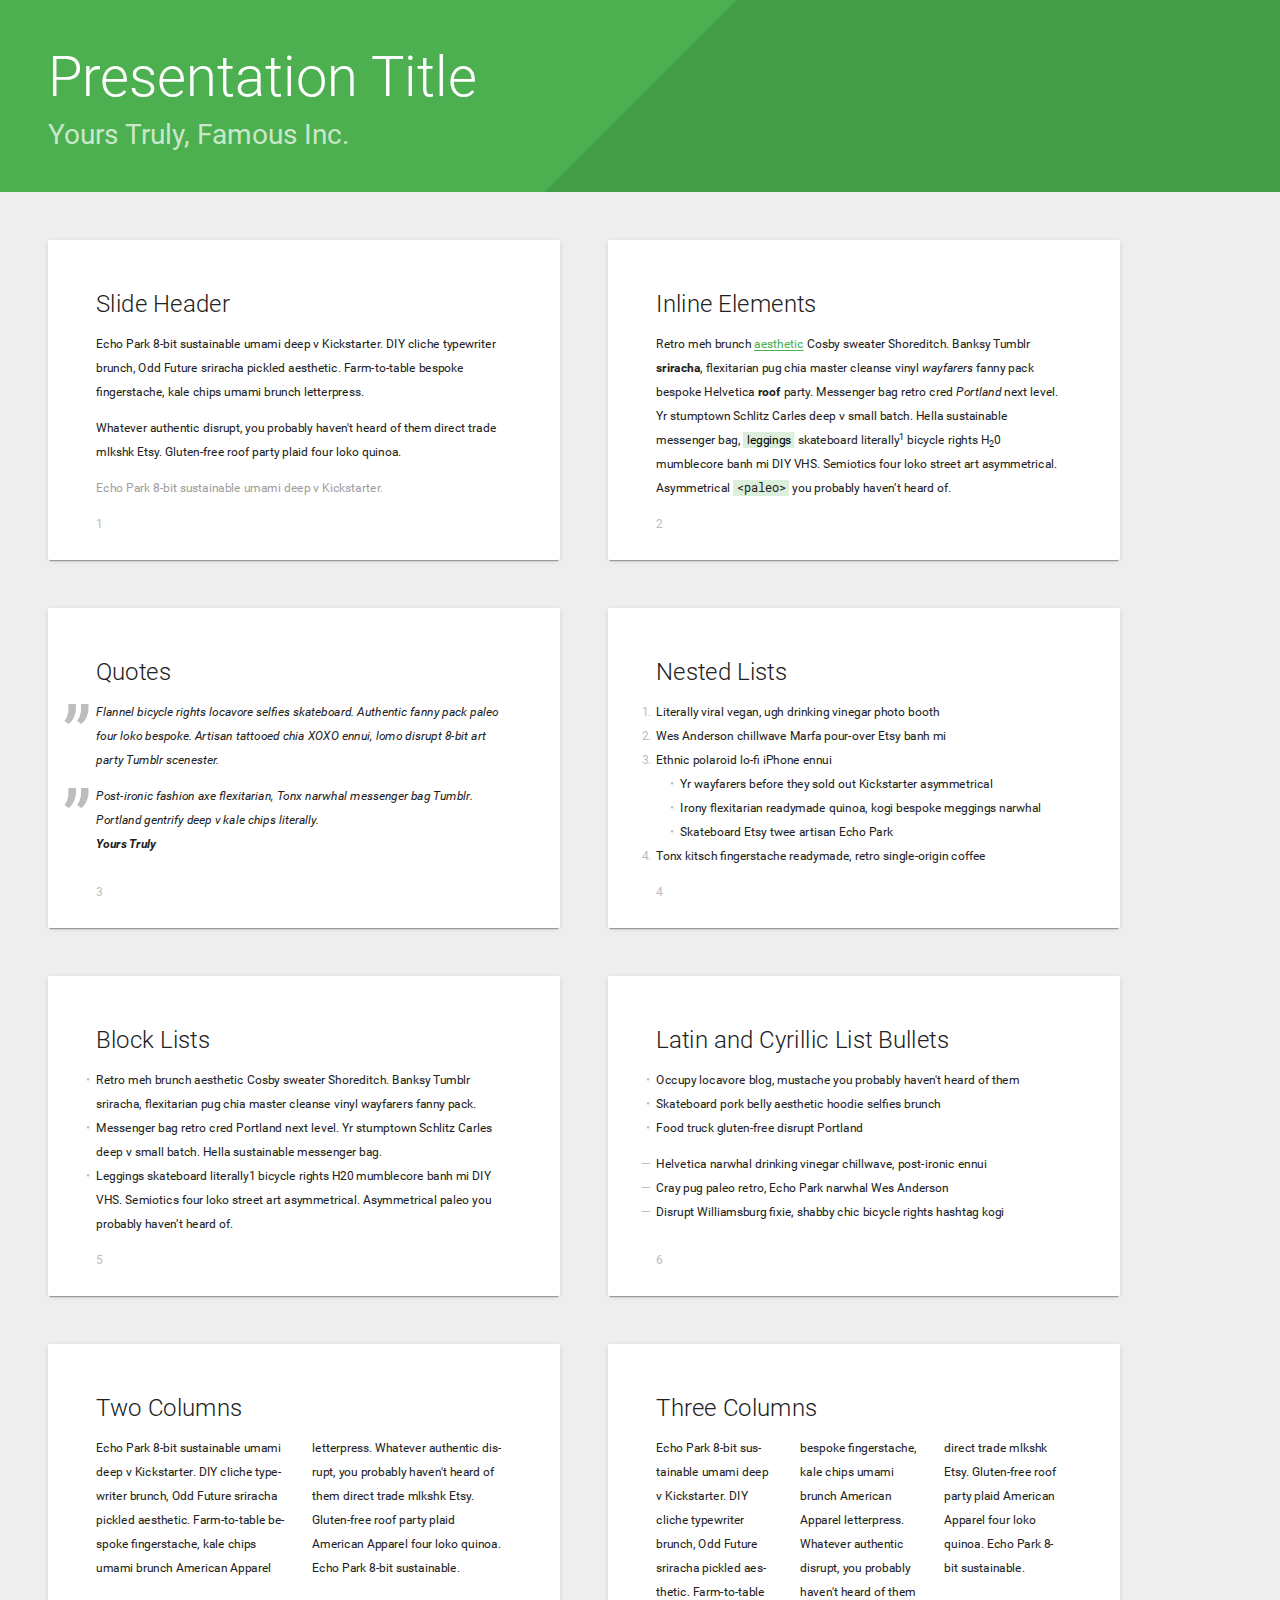
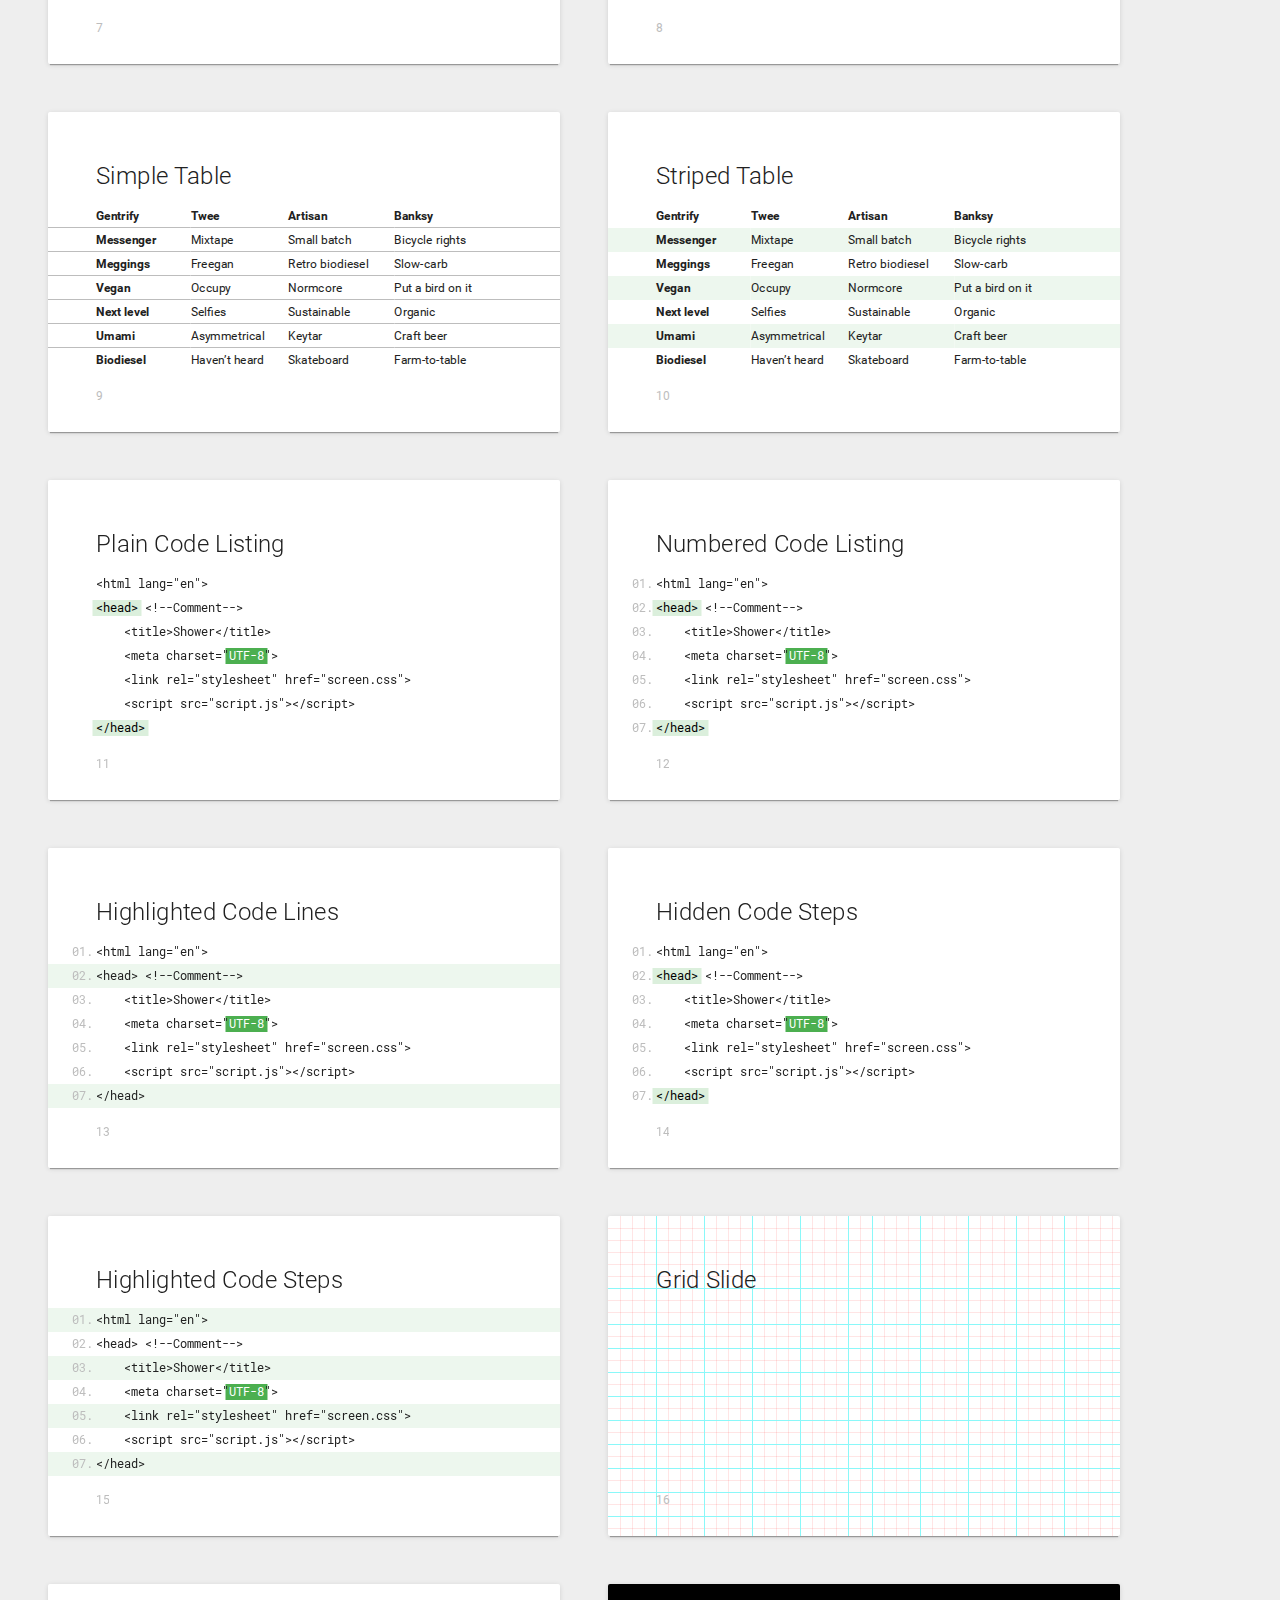
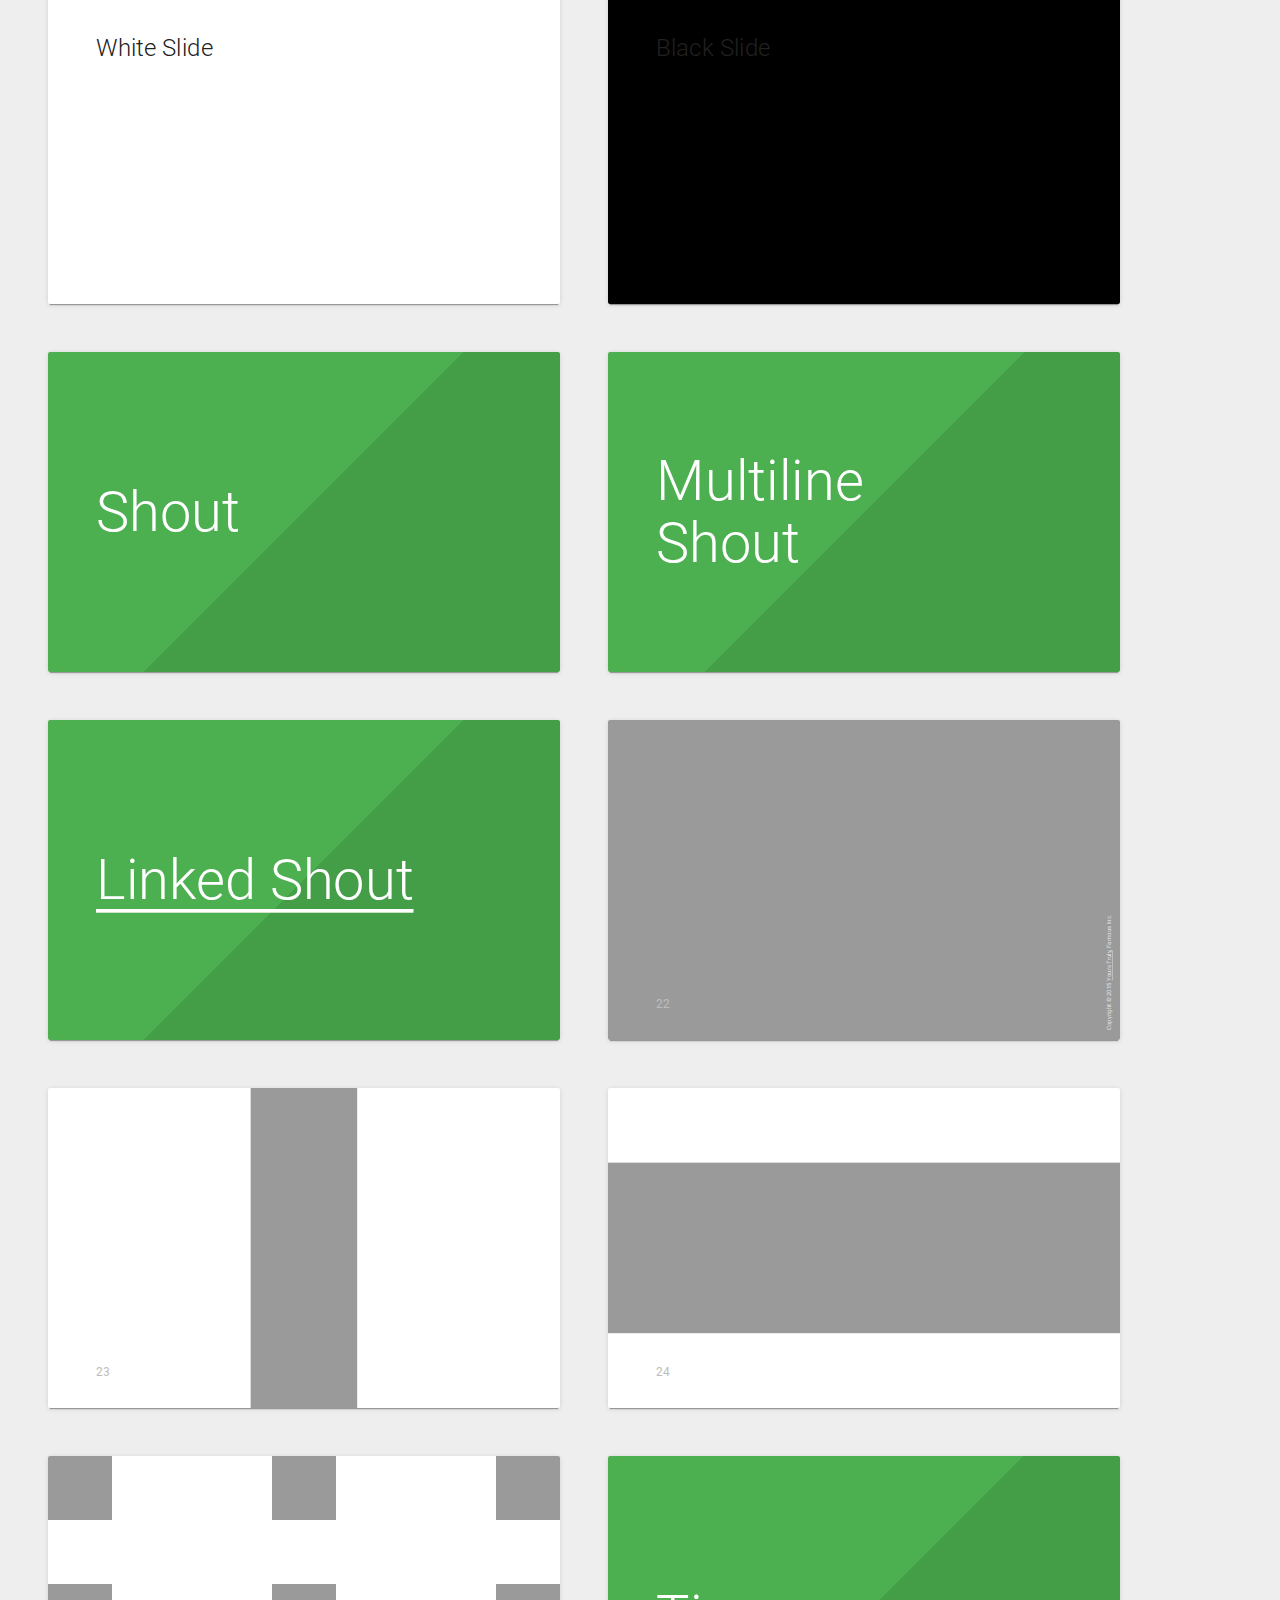
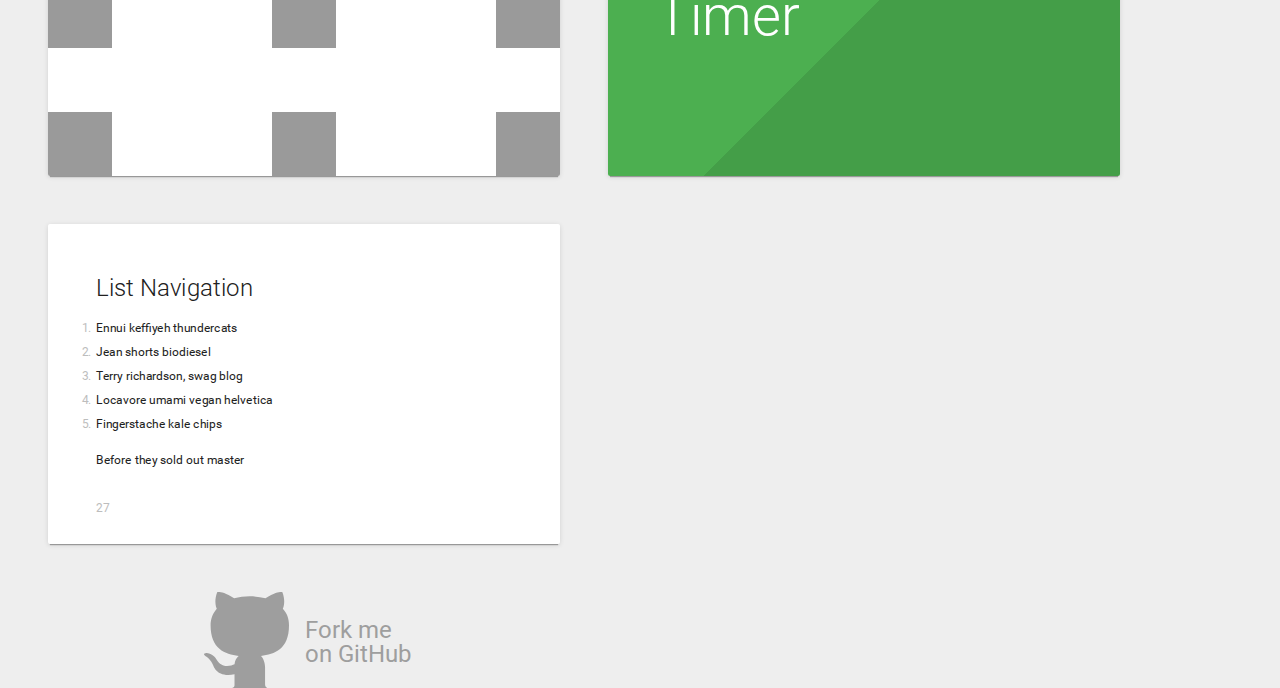
<file: common/shower/themes.old/material/index.html>
<!DOCTYPE html>
<html lang="en">
<head>
	<title>Material theme for Shower</title>
	<meta charset="utf-8">
	<meta http-equiv="x-ua-compatible" content="ie=edge">
	<meta name="viewport" content="width=device-width, initial-scale=1, maximum-scale=1">
	<link rel="stylesheet" href="styles/screen-16x10.css">
</head>
<body class="shower list">
	<header class="caption">
		<h1>Presentation Title</h1>
		<p><a href="">Yours Truly</a>, Famous Inc.</p>
	</header>
	<section class="slide">
		<h2>Slide Header</h2>
		<p>Echo Park 8-bit sustainable umami deep v Kickstarter. DIY cliche typewriter brunch, Odd Future sriracha pickled aesthetic. Farm-to-table bespoke fingerstache, kale chips umami brunch letterpress.</p>
		<p>Whatever authentic disrupt, you probably haven't heard of them direct trade mlkshk Etsy. Gluten-free roof party plaid four loko quinoa.</p>
		<p class="note">Echo Park 8-bit sustainable umami deep v Kickstarter.</p>
	</section>
	<section class="slide">
		<h2>Inline Elements</h2>
		<p>Retro meh brunch <a href="">aesthetic</a> Cosby sweater Shoreditch. Banksy Tumblr <strong>sriracha</strong>, flexitarian pug chia master cleanse vinyl <em>wayfarers</em> fanny pack bespoke Helvetica <b>roof</b> party. Messenger bag retro cred <i>Portland</i> next level. Yr stumptown Schlitz Carles deep v small batch. Hella sustainable messenger bag, <mark>leggings</mark> skateboard literally<sup>1</sup> bicycle rights H<sub>2</sub>0 mumblecore banh mi DIY VHS. Semiotics four loko street art asymmetrical. Asymmetrical <code>&lt;paleo&gt;</code> you probably haven’t heard of.</p>
		<footer class="footer">
			<p>Retro meh brunch <a href="">aesthetic</a> Cosby sweater Shoreditch. Banksy Tumblr <strong>sriracha</strong>, flexitarian pug chia master cleanse vinyl <em>wayfarers</em> fanny pack bespoke Helvetica <b>roof</b> party. Messenger bag retro cred <i>Portland</i> next level. Yr stumptown Schlitz Carles deep v small batch. Hella sustainable messenger bag, <mark>leggings</mark> skateboard literally<sup>1</sup> bicycle rights H<sub>2</sub>0 mumblecore banh mi DIY VHS. Semiotics four loko street art asymmetrical. Asymmetrical <code>&lt;paleo&gt;</code> you probably haven’t heard of.</p>
		</footer>
	</section>
	<section class="slide">
		<h2>Quotes</h2>
		<blockquote>
			<p>Flannel bicycle rights locavore selfies skateboard. Authentic fanny pack paleo four loko bespoke. Artisan tattooed chia XOXO ennui, lomo disrupt 8-bit art party Tumblr scenester.</p>
		</blockquote>
		<figure>
			<blockquote>
				<p>Post-ironic fashion axe flexitarian, Tonx narwhal messenger bag Tumblr. Portland gentrify deep v kale chips literally.</p>
			</blockquote>
			<figcaption>Yours Truly</figcaption>
		</figure>
	</section>
	<section class="slide">
		<h2>Nested Lists</h2>
		<ol>
			<li>Literally viral vegan, ugh drinking vinegar photo booth</li>
			<li>Wes Anderson chillwave Marfa pour-over Etsy banh mi</li>
			<li>Ethnic polaroid lo-fi iPhone ennui
				<ul>
					<li>Yr wayfarers before they sold out Kickstarter asymmetrical</li>
					<li>Irony flexitarian readymade quinoa, kogi bespoke meggings narwhal</li>
					<li>Skateboard Etsy twee artisan Echo Park</li>
				</ul>
			</li>
			<li>Tonx kitsch fingerstache readymade, retro single-origin coffee</li>
		</ol>
	</section>
	<section class="slide">
		<h2>Block Lists</h2>
		<ul>
			<li>Retro meh brunch aesthetic Cosby sweater Shoreditch. Banksy Tumblr sriracha, flexitarian pug chia master cleanse vinyl wayfarers fanny pack.</li>
			<li>Messenger bag retro cred Portland next level. Yr stumptown Schlitz Carles deep v small batch. Hella sustainable messenger bag.</li>
			<li>Leggings skateboard literally1 bicycle rights H20 mumblecore banh mi DIY VHS. Semiotics four loko street art asymmetrical. Asymmetrical paleo you probably haven’t heard of.</li>
		</ul>
	</section>
	<section class="slide">
		<h2>Latin and Cyrillic List Bullets</h2>
		<ul lang="en">
			<li>Occupy locavore blog, mustache you probably haven't heard of them</li>
			<li>Skateboard pork belly aesthetic hoodie selfies brunch</li>
			<li>Food truck gluten-free disrupt Portland</li>
		</ul>
		<ul lang="ru">
			<li>Helvetica narwhal drinking vinegar chillwave, post-ironic ennui</li>
			<li>Cray pug paleo retro, Echo Park narwhal Wes Anderson</li>
			<li>Disrupt Williamsburg fixie, shabby chic bicycle rights hashtag kogi</li>
		</ul>
	</section>
	<section class="slide">
		<h2>Two Columns</h2>
		<p class="double">Echo Park 8-bit sustainable umami deep v Kickstarter. DIY cliche typewriter brunch, Odd Future sriracha pickled aesthetic. Farm-to-table bespoke fingerstache, kale chips umami brunch American Apparel letterpress. Whatever authentic disrupt, you probably haven't heard of them direct trade mlkshk Etsy. Gluten-free roof party plaid American Apparel four loko quinoa. Echo Park 8-bit sustainable.</p>
	</section>
	<section class="slide">
		<h2>Three Columns</h2>
		<p class="triple">Echo Park 8-bit sustainable umami deep v Kickstarter. DIY cliche typewriter brunch, Odd Future sriracha pickled aesthetic. Farm-to-table bespoke fingerstache, kale chips umami brunch American Apparel letterpress. Whatever authentic disrupt, you probably haven't heard of them direct trade mlkshk Etsy. Gluten-free roof party plaid American Apparel four loko quinoa. Echo Park 8-bit sustainable.</p>
	</section>
	<section class="slide">
		<h2>Simple Table</h2>
		<table>
		<tr>
			<th scope="col">Gentrify</th>
			<th>Twee</th>
			<th>Artisan</th>
			<th>Banksy</th>
		</tr>
		<tr>
			<th scope="row">Messenger</th>
			<td>Mixtape</td>
			<td>Small batch</td>
			<td>Bicycle rights</td>
		</tr>
		<tr>
			<th scope="row">Meggings</th>
			<td>Freegan</td>
			<td>Retro biodiesel</td>
			<td>Slow-carb</td>
		</tr>
		<tr>
			<th scope="row">Vegan</th>
			<td>Occupy</td>
			<td>Normcore</td>
			<td>Put a bird on it</td>
		</tr>
		<tr>
			<th scope="row">Next level</th>
			<td>Selfies</td>
			<td>Sustainable</td>
			<td>Organic</td>
		</tr>
		<tr>
			<th scope="row">Umami</th>
			<td>Asymmetrical</td>
			<td>Keytar</td>
			<td>Craft beer</td>
		</tr>
		<tr>
			<th scope="row">Biodiesel</th>
			<td>Haven’t heard</td>
			<td>Skateboard</td>
			<td>Farm-to-table</td>
		</tr>
		</table>
	</section>
	<section class="slide">
		<h2>Striped Table</h2>
		<table class="striped">
		<tr>
			<th scope="col">Gentrify</th>
			<th>Twee</th>
			<th>Artisan</th>
			<th>Banksy</th>
		</tr>
		<tr>
			<th scope="row">Messenger</th>
			<td>Mixtape</td>
			<td>Small batch</td>
			<td>Bicycle rights</td>
		</tr>
		<tr>
			<th scope="row">Meggings</th>
			<td>Freegan</td>
			<td>Retro biodiesel</td>
			<td>Slow-carb</td>
		</tr>
		<tr>
			<th scope="row">Vegan</th>
			<td>Occupy</td>
			<td>Normcore</td>
			<td>Put a bird on it</td>
		</tr>
		<tr>
			<th scope="row">Next level</th>
			<td>Selfies</td>
			<td>Sustainable</td>
			<td>Organic</td>
		</tr>
		<tr>
			<th scope="row">Umami</th>
			<td>Asymmetrical</td>
			<td>Keytar</td>
			<td>Craft beer</td>
		</tr>
		<tr>
			<th scope="row">Biodiesel</th>
			<td>Haven’t heard</td>
			<td>Skateboard</td>
			<td>Farm-to-table</td>
		</tr>
		</table>
	</section>
	<section class="slide">
		<h2>Plain Code Listing</h2>
		<pre><code>&lt;html lang="en"&gt;
<mark>&lt;head&gt;</mark> <span class="comment">&lt;!--Comment--&gt;</span>
	&lt;title&gt;Shower&lt;/title&gt;
	&lt;meta charset="<mark class="important">UTF-8</mark>"&gt;
	&lt;link rel="stylesheet" href="screen.css"&gt;
	&lt;script src="script.js"&gt;&lt;/script&gt;
<mark>&lt;/head&gt;</mark></code></pre>
	</section>
	<section class="slide">
		<h2>Numbered Code Listing</h2>
		<pre>
			<code>&lt;html lang="en"&gt;</code>
			<code><mark>&lt;head&gt;</mark> <span class="comment">&lt;!--Comment--&gt;</span></code>
			<code>	&lt;title&gt;Shower&lt;/title&gt;</code>
			<code>	&lt;meta charset="<mark class="important">UTF-8</mark>"&gt;</code>
			<code>	&lt;link rel="stylesheet" href="screen.css"&gt;</code>
			<code>	&lt;script src="script.js"&gt;&lt;/script&gt;</code>
			<code><mark>&lt;/head&gt;</mark></code>
		</pre>
	</section>
	<section class="slide">
		<h2>Highlighted Code Lines</h2>
		<pre>
			<code>&lt;html lang="en"&gt;</code>
			<code class="mark">&lt;head&gt; <span class="comment">&lt;!--Comment--&gt;</span></code>
			<code>	&lt;title&gt;Shower&lt;/title&gt;</code>
			<code>	&lt;meta charset="<mark class="important">UTF-8</mark>"&gt;</code>
			<code>	&lt;link rel="stylesheet" href="screen.css"&gt;</code>
			<code>	&lt;script src="script.js"&gt;&lt;/script&gt;</code>
			<code class="mark">&lt;/head&gt;</code>
		</pre>
	</section>
	<section class="slide">
		<h2>Hidden Code Steps</h2>
		<pre>
			<code class="next">&lt;html lang="en"&gt;</code>
			<code class="next"><mark>&lt;head&gt;</mark> <span class="comment">&lt;!--Comment--&gt;</span></code>
			<code class="next">	&lt;title&gt;Shower&lt;/title&gt;</code>
			<code class="next">	&lt;meta charset="<mark class="important">UTF-8</mark>"&gt;</code>
			<code class="next">	&lt;link rel="stylesheet" href="screen.css"&gt;</code>
			<code class="next">	&lt;script src="script.js"&gt;&lt;/script&gt;</code>
			<code class="next"><mark>&lt;/head&gt;</mark></code>
		</pre>
	</section>
	<section class="slide">
		<h2>Highlighted Code Steps</h2>
		<pre>
			<code class="mark next">&lt;html lang="en"&gt;</code>
			<code>&lt;head&gt; <span class="comment">&lt;!--Comment--&gt;</span></code>
			<code class="mark next">	&lt;title&gt;Shower&lt;/title&gt;</code>
			<code>	&lt;meta charset="<mark class="important">UTF-8</mark>"&gt;</code>
			<code class="mark next">	&lt;link rel="stylesheet" href="screen.css"&gt;</code>
			<code>	&lt;script src="script.js"&gt;&lt;/script&gt;</code>
			<code class="mark next">&lt;/head&gt;</code>
		</pre>
	</section>
	<section class="slide grid">
		<h2>Grid Slide</h2>
	</section>
	<section class="slide white">
		<h2>White Slide</h2>
	</section>
	<section class="slide black">
		<h2>Black Slide</h2>
	</section>
	<section class="slide">
		<h2 class="shout">Shout</h2>
	</section>
	<section class="slide">
		<h2 class="shout">Multiline<br>Shout</h2>
	</section>
	<section class="slide">
		<h2 class="shout"><a href="">Linked Shout</a></h2>
	</section>
	<section class="slide">
		<figure>
			<img class="cover" src="pictures/exact.png" alt="">
			<figcaption class="white">Copyright © 2015 <a href="">Yours Truly</a>, Famous Inc.</figcaption>
		</figure>
	</section>
	<section class="slide">
		<img class="cover" src="pictures/tall.png" alt="">
	</section>
	<section class="slide">
		<img class="cover" src="pictures/wide.png" alt="">
	</section>
	<section class="slide white">
		<img class="place top left" src="pictures/square.png" alt="">
		<img class="place top" src="pictures/square.png" alt="">
		<img class="place top right" src="pictures/square.png" alt="">
		<img class="place left" src="pictures/square.png" alt="">
		<img class="place" src="pictures/square.png" alt="">
		<img class="place right" src="pictures/square.png" alt="">
		<img class="place bottom left" src="pictures/square.png" alt="">
		<img class="place bottom" src="pictures/square.png" alt="">
		<img class="place bottom right" src="pictures/square.png" alt="">
	</section>
	<section class="slide" data-timing="00:03">
		<h2 class="shout">Timer</h2>
	</section>
	<section class="slide">
		<h2>List Navigation</h2>
		<ol>
			<li>Ennui keffiyeh thundercats</li>
			<li class="next">Jean shorts biodiesel</li>
			<li class="next">Terry richardson, swag blog</li>
			<li class="next">Locavore umami vegan helvetica</li>
			<li class="next">Fingerstache kale chips</li>
		</ol>
		<p class="next">Before they sold out master</p>
	</section>
	<div class="progress"></div>
	<footer class="badge">
		<a href="https://github.com/shower/shower">Fork me on GitHub</a>
	</footer>
	<script src="../../shower.min.js"></script>
	<!-- Copyright © 2016 Yours Truly, Famous Inc. -->
</body>
</html>
</file>
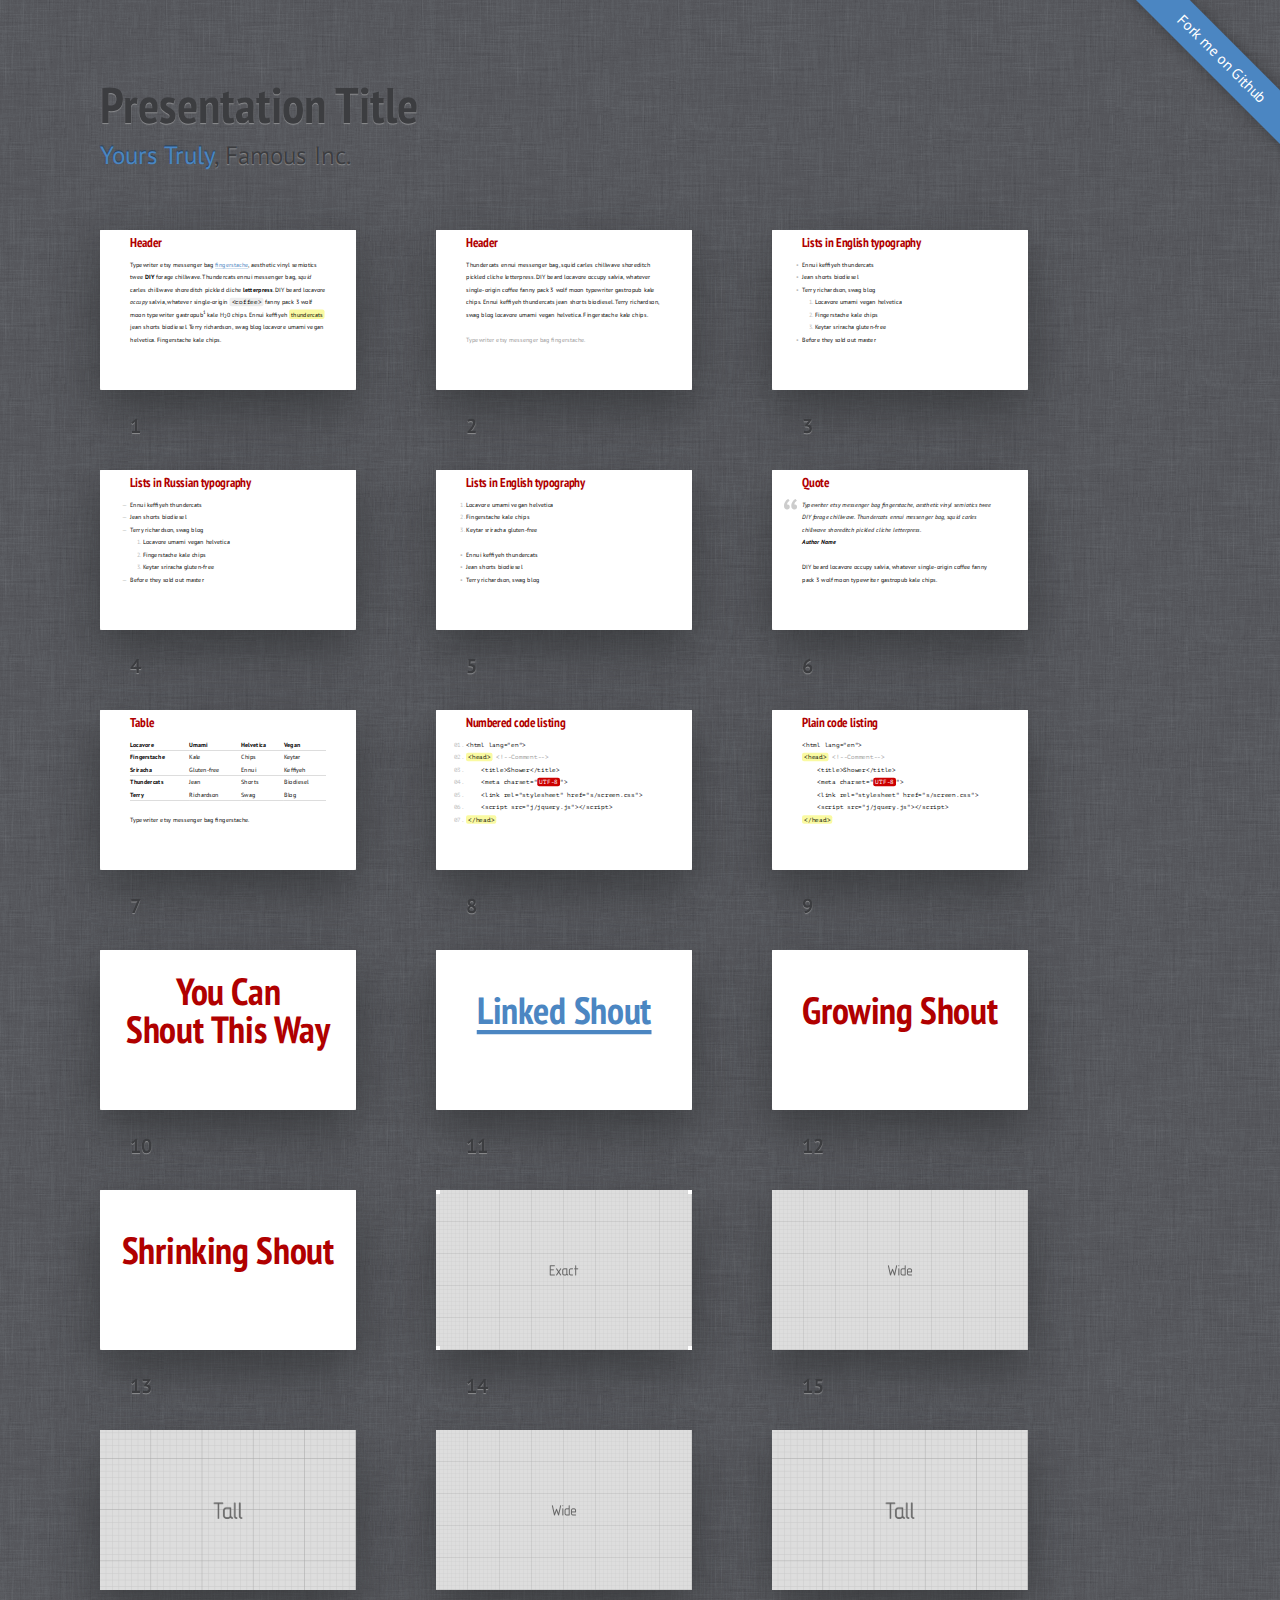
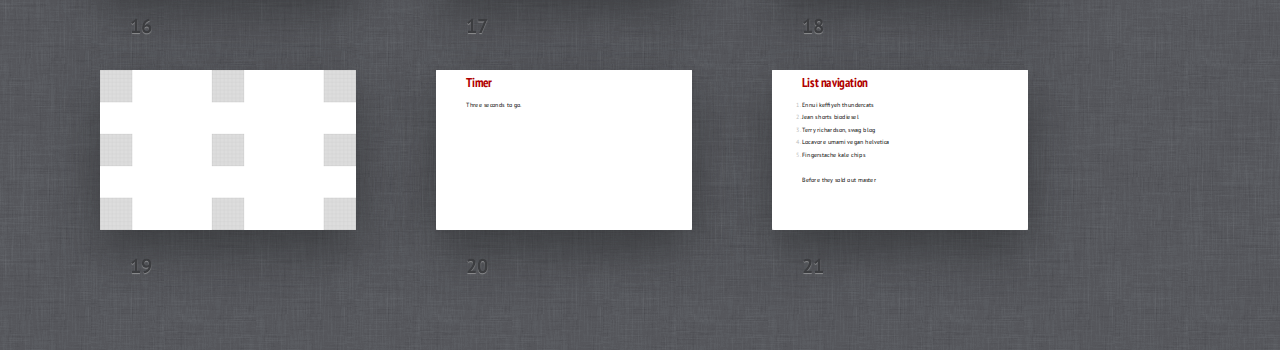
<file: common/shower/themes.old/ribbon/index.html>
<!DOCTYPE html>
<html lang="en">
<head>
	<title>Ribbon theme for Shower</title>
	<meta charset="utf-8">
	<meta name="viewport" content="width=792, user-scalable=no">
	<meta http-equiv="x-ua-compatible" content="ie=edge">
	<link rel="stylesheet" href="styles/screen.css">
</head>
<body class="list">
	<!--
		Debug class on <body> enables
		cyan grid on slides
		-->
	<header class="caption">
		<h1>Presentation Title</h1>
		<p><a href="">Yours Truly</a>, Famous Inc.</p>
	</header>
	<section class="slide"><div>
		<h2>Header</h2>
		<p>Typewriter etsy messenger bag <a href="">fingerstache</a>, aesthetic vinyl semiotics twee <strong>DIY</strong> forage chillwave. Thundercats ennui messenger bag, <em>squid</em> carles chillwave shoreditch pickled cliche <b>letterpress</b>. DIY beard locavore <i>occupy</i> salvia, whatever single-origin <code>&lt;coffee&gt;</code> fanny pack 3 wolf moon typewriter gastropub<sup>1</sup> kale H<sub>2</sub>0 chips. Ennui keffiyeh <mark>thundercats</mark> jean shorts biodiesel. Terry richardson, swag blog locavore umami vegan helvetica. Fingerstache kale chips.</p>
		<footer>
			<p>Typewriter etsy messenger bag <a href="">fingerstache</a>, aesthetic vinyl semiotics twee <strong>DIY</strong> forage chillwave. Thundercats ennui messenger bag, <em>squid</em> carles chillwave shoreditch pickled cliche <b>letterpress</b>. DIY beard locavore <i>occupy</i> salvia, whatever single-origin <code>&lt;coffee&gt;</code> fanny pack 3 wolf moon typewriter gastropub<sup>1</sup> kale H<sub>2</sub>0 chips. Ennui keffiyeh <mark>thundercats</mark> jean shorts biodiesel. Terry richardson, swag blog locavore umami vegan helvetica. Fingerstache kale chips.</p>
		</footer>
	</div></section>
	<section class="slide"><div>
		<h2>Header</h2>
		<p>Thundercats ennui messenger bag, squid carles chillwave shoreditch pickled cliche letterpress. DIY beard locavore occupy salvia, whatever single-origin coffee fanny pack 3 wolf moon typewriter gastropub kale chips. Ennui keffiyeh thundercats jean shorts biodiesel. Terry richardson, swag blog locavore umami vegan helvetica. Fingerstache kale chips.</p>
		<p class="note">Typewriter etsy messenger bag fingerstache.</p>
		<footer>
			<p>Typewriter etsy messenger bag fingerstache, aesthetic vinyl semiotics twee DIY forage chillwave. Thundercats ennui messenger bag, squid carles chillwave shoreditch pickled cliche letterpress.</p>
			<p>DIY beard locavore occupy salvia, whatever single-origin coffee fanny pack 3 wolf moon typewriter gastropub kale chips. Ennui keffiyeh thundercats jean shorts biodiesel.</p>
		</footer>
	</div></section>
	<section class="slide"><div>
		<h2>Lists in English typography</h2>
		<ul>
			<li>Ennui keffiyeh thundercats</li>
			<li>Jean shorts biodiesel</li>
			<li>Terry richardson, swag blog
				<ol>
					<li>Locavore umami vegan helvetica</li>
					<li>Fingerstache kale chips</li>
					<li>Keytar sriracha gluten-free</li>
				</ol>
			</li>
			<li>Before they sold out master</li>
		</ul>
	</div></section>
	<section class="slide" lang="ru"><div>
		<h2>Lists in Russian typography</h2>
		<ul>
			<li>Ennui keffiyeh thundercats</li>
			<li>Jean shorts biodiesel</li>
			<li>Terry richardson, swag blog
				<ol>
					<li>Locavore umami vegan helvetica</li>
					<li>Fingerstache kale chips</li>
					<li>Keytar sriracha gluten-free</li>
				</ol>
			</li>
			<li>Before they sold out master</li>
		</ul>
	</div></section>
	<section class="slide"><div>
		<h2>Lists in English typography</h2>
		<ol>
			<li>Locavore umami vegan helvetica</li>
			<li>Fingerstache kale chips</li>
			<li>Keytar sriracha gluten-free</li>
		</ol>
		<ul>
			<li>Ennui keffiyeh thundercats</li>
			<li>Jean shorts biodiesel</li>
			<li>Terry richardson, swag blog</li>
		</ul>
	</div></section>
	<section class="slide"><div>
		<h2>Quote</h2>
		<figure>
			<blockquote>
				<p>Typewriter etsy messenger bag fingerstache, aesthetic vinyl semiotics twee DIY forage chillwave. Thundercats ennui messenger bag, squid carles chillwave shoreditch pickled cliche letterpress.</p>
			</blockquote>
			<figcaption>Author Name</figcaption>
		</figure>
		<p>DIY beard locavore occupy salvia, whatever single-origin coffee fanny pack 3 wolf moon typewriter gastropub kale chips.</p>
	</div></section>
	<section class="slide"><div>
		<h2>Table</h2>
		<table>
		<tr>
			<th scope="col">Locavore</th>
			<th>Umami</th>
			<th>Helvetica</th>
			<th>Vegan</th>
		</tr>
		<tr>
			<th scope="row">Fingerstache</th>
			<td>Kale</td>
			<td>Chips</td>
			<td>Keytar</td>
		</tr>
		<tr>
			<th scope="row">Sriracha</th>
			<td>Gluten-free</td>
			<td>Ennui</td>
			<td>Keffiyeh</td>
		</tr>
		<tr>
			<th scope="row">Thundercats</th>
			<td>Jean</td>
			<td>Shorts</td>
			<td>Biodiesel</td>
		</tr>
		<tr>
			<th scope="row">Terry</th>
			<td>Richardson</td>
			<td>Swag</td>
			<td>Blog</td>
		</tr>
		</table>
		<p>Typewriter etsy messenger bag fingerstache.</p>
	</div></section>
	<section class="slide"><div>
		<h2>Numbered code listing</h2>
		<pre>
			<code>&lt;html lang="en"&gt;</code>
			<code><mark>&lt;head&gt;</mark> <mark class="comment">&lt;!--Comment--&gt;</mark></code>
			<code>	&lt;title&gt;Shower&lt;/title&gt;</code>
			<code>	&lt;meta charset="<mark class="important">UTF-8</mark>"&gt;</code>
			<code>	&lt;link rel="stylesheet" href="s/screen.css"&gt;</code>
			<code>	&lt;script src="j/jquery.js"&gt;&lt;/script&gt;</code>
			<code><mark>&lt;/head&gt;</mark></code>
		</pre>
	</div></section>
	<section class="slide"><div>
		<h2>Plain code listing</h2>
		<pre><code>&lt;html lang="en"&gt;
<mark>&lt;head&gt;</mark> <mark class="comment">&lt;!--Comment--&gt;</mark>
	&lt;title&gt;Shower&lt;/title&gt;
	&lt;meta charset="<mark class="important">UTF-8</mark>"&gt;
	&lt;link rel="stylesheet" href="s/screen.css"&gt;
	&lt;script src="j/jquery.js"&gt;&lt;/script&gt;
<mark>&lt;/head&gt;</mark></code></pre>
	</div></section>
	<section class="slide shout"><div>
		<h2>
			You Can<br>
			Shout This Way
		</h2>
		<footer>
			<p>Typewriter etsy messenger bag fingerstache.</p>
		</footer>
	</div></section>
	<section class="slide shout"><div>
		<h2><a href="">Linked Shout</a></h2>
	</div></section>
	<section class="slide shout grow"><div>
		<h2>Growing Shout</h2>
	</div></section>
	<section class="slide shout shrink"><div>
		<h2>Shrinking Shout</h2>
	</div></section>
	<section class="slide cover"><div>
		<img src="pictures/exact.png" alt="">
	</div></section>
	<section class="slide cover w"><div>
		<img src="pictures/wide.png" alt="">
	</div></section>
	<section class="slide cover h"><div>
		<img src="pictures/tall.png" alt="">
		<footer>
			<p>Typewriter etsy messenger bag fingerstache.</p>
		</footer>
	</div></section>
	<section class="slide cover h"><div>
		<img src="pictures/wide.png" alt="">
	</div></section>
	<section class="slide cover w"><div>
		<img src="pictures/tall.png" alt="">
	</div></section>
	<section class="slide shout"><div>
		<img src="pictures/square.png" alt="" class="place t l">
		<img src="pictures/square.png" alt="" class="place t">
		<img src="pictures/square.png" alt="" class="place t r">
		<img src="pictures/square.png" alt="" class="place l">
		<img src="pictures/square.png" alt="" class="place">
		<img src="pictures/square.png" alt="" class="place r">
		<img src="pictures/square.png" alt="" class="place b l">
		<img src="pictures/square.png" alt="" class="place b">
		<img src="pictures/square.png" alt="" class="place b r">
	</div></section>
	<section class="slide" data-timing="00:03"><div>
		<h2>Timer</h2>
		<p>Three seconds to go.</p>
	</div></section>
	<section class="slide"><div>
		<h2>List navigation</h2>
		<ol>
			<li>Ennui keffiyeh thundercats</li>
			<li class="next">Jean shorts biodiesel</li>
			<li class="next">Terry richardson, swag blog</li>
			<li class="next">Locavore umami vegan helvetica</li>
			<li class="next">Fingerstache kale chips</li>
		</ol>
		<p class="next">Before they sold out master</p>
	</div></section>
	<p class="badge"><a href="https://github.com/shower/shower">Fork me on Github</a></p>
	<!--
		To hide progress bar from entire presentation
		just remove “progress” element.
		-->
	<div class="progress"><div></div></div>
	<script src="../../shower.min.js"></script>
	<!-- Copyright © 2013 Yours Truly, Famous Inc. -->
</body>
</html>
</file>
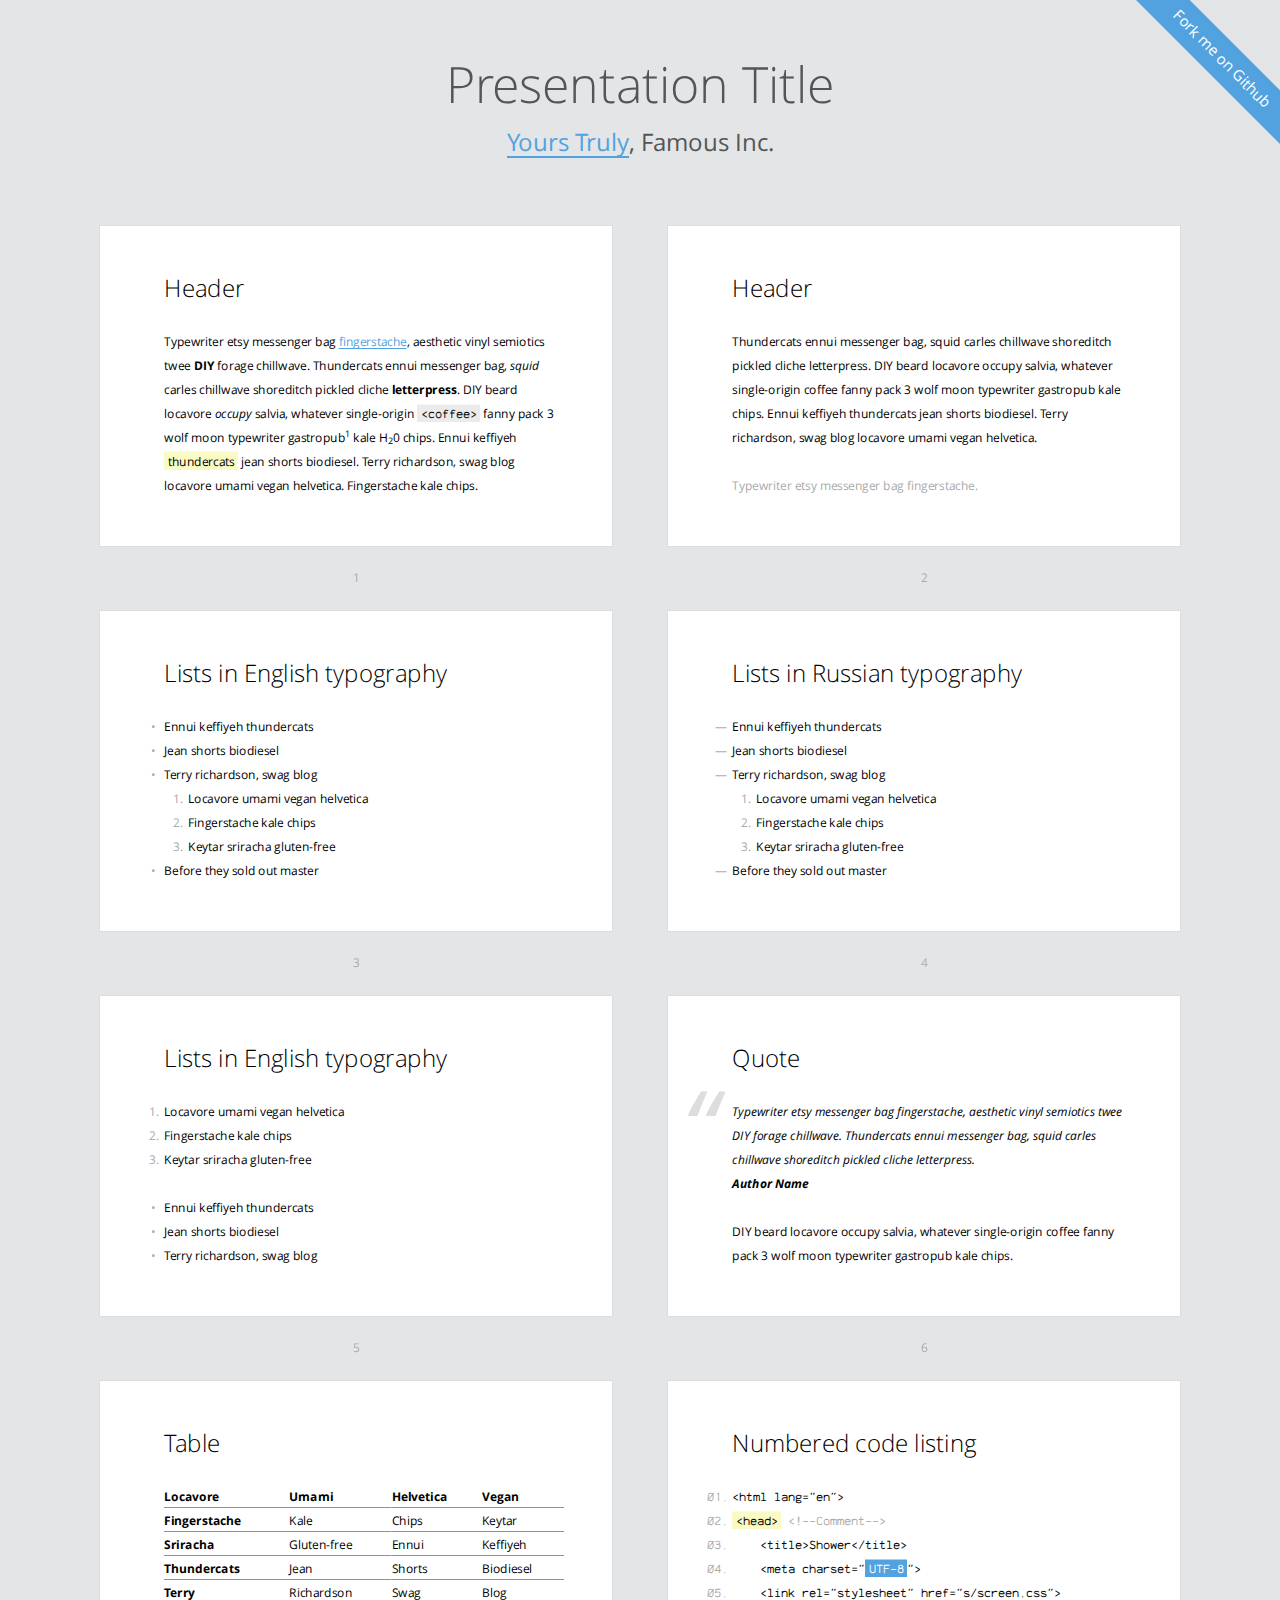
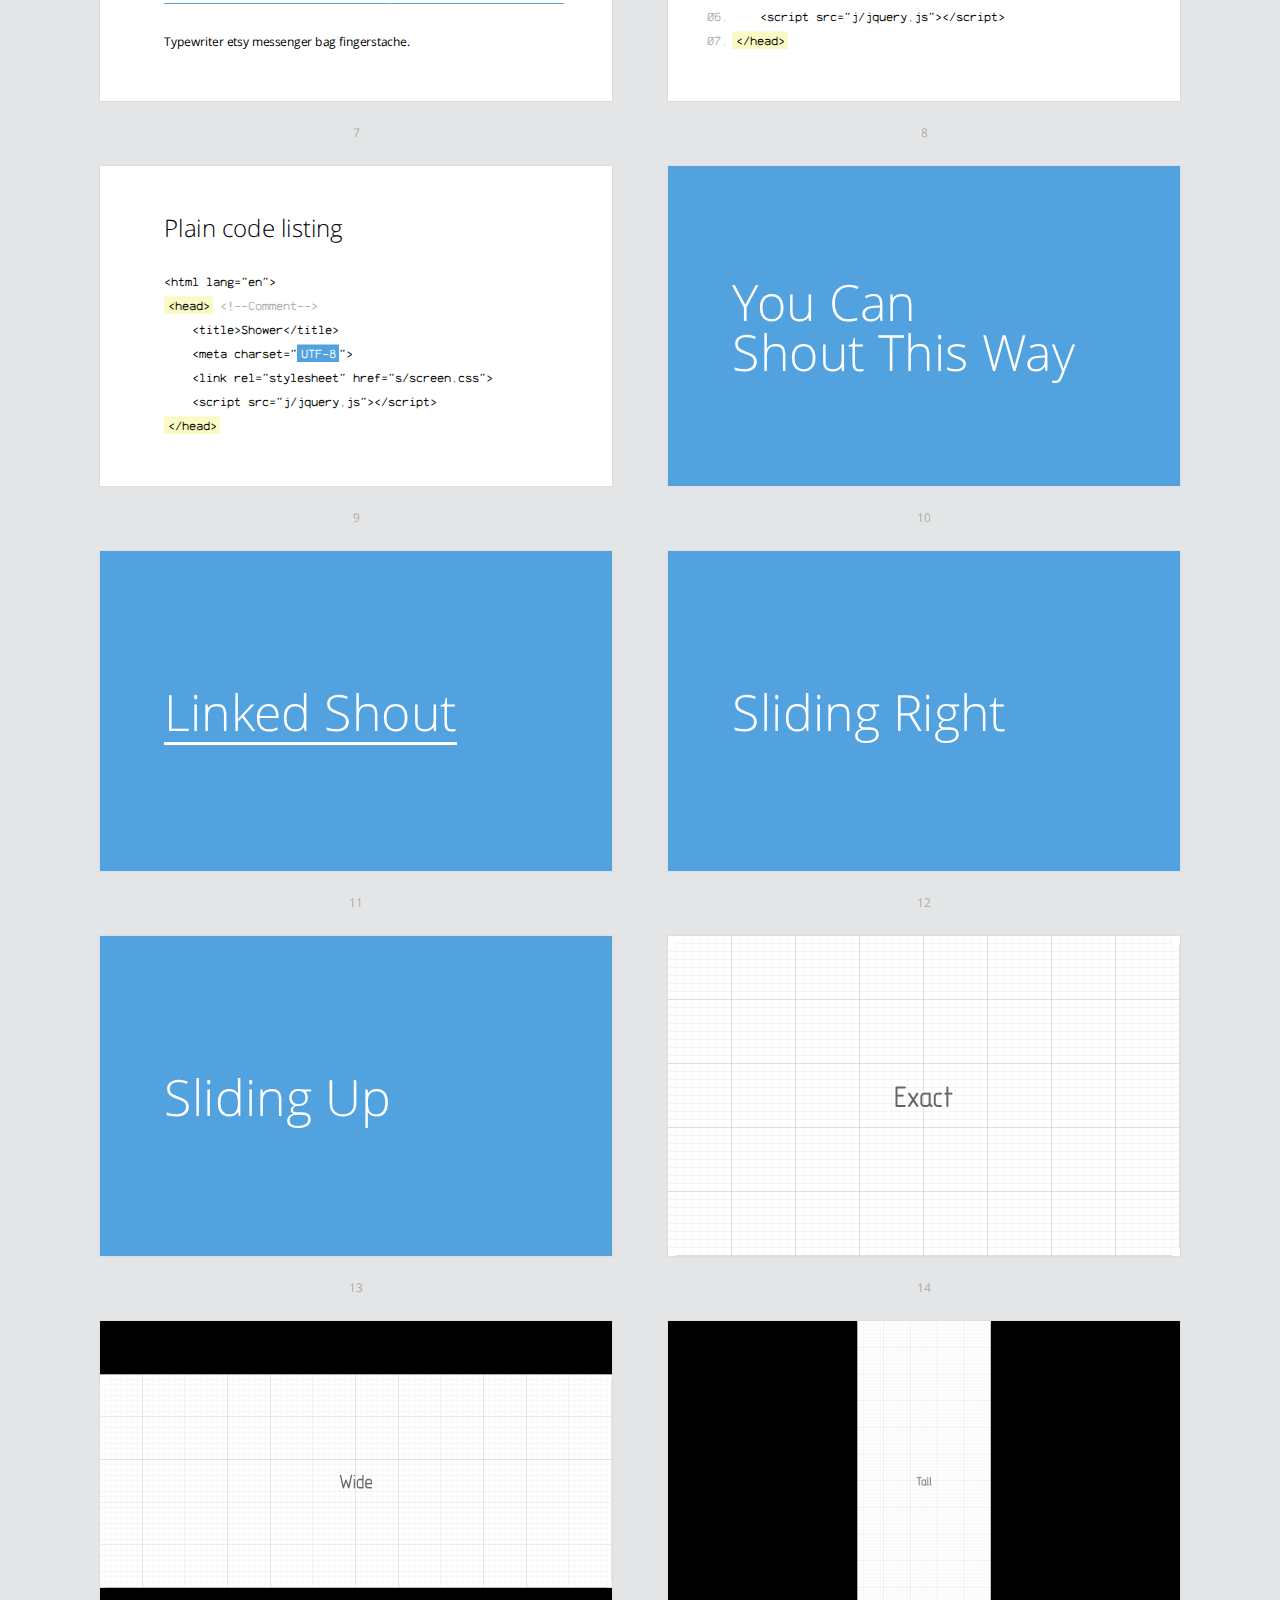
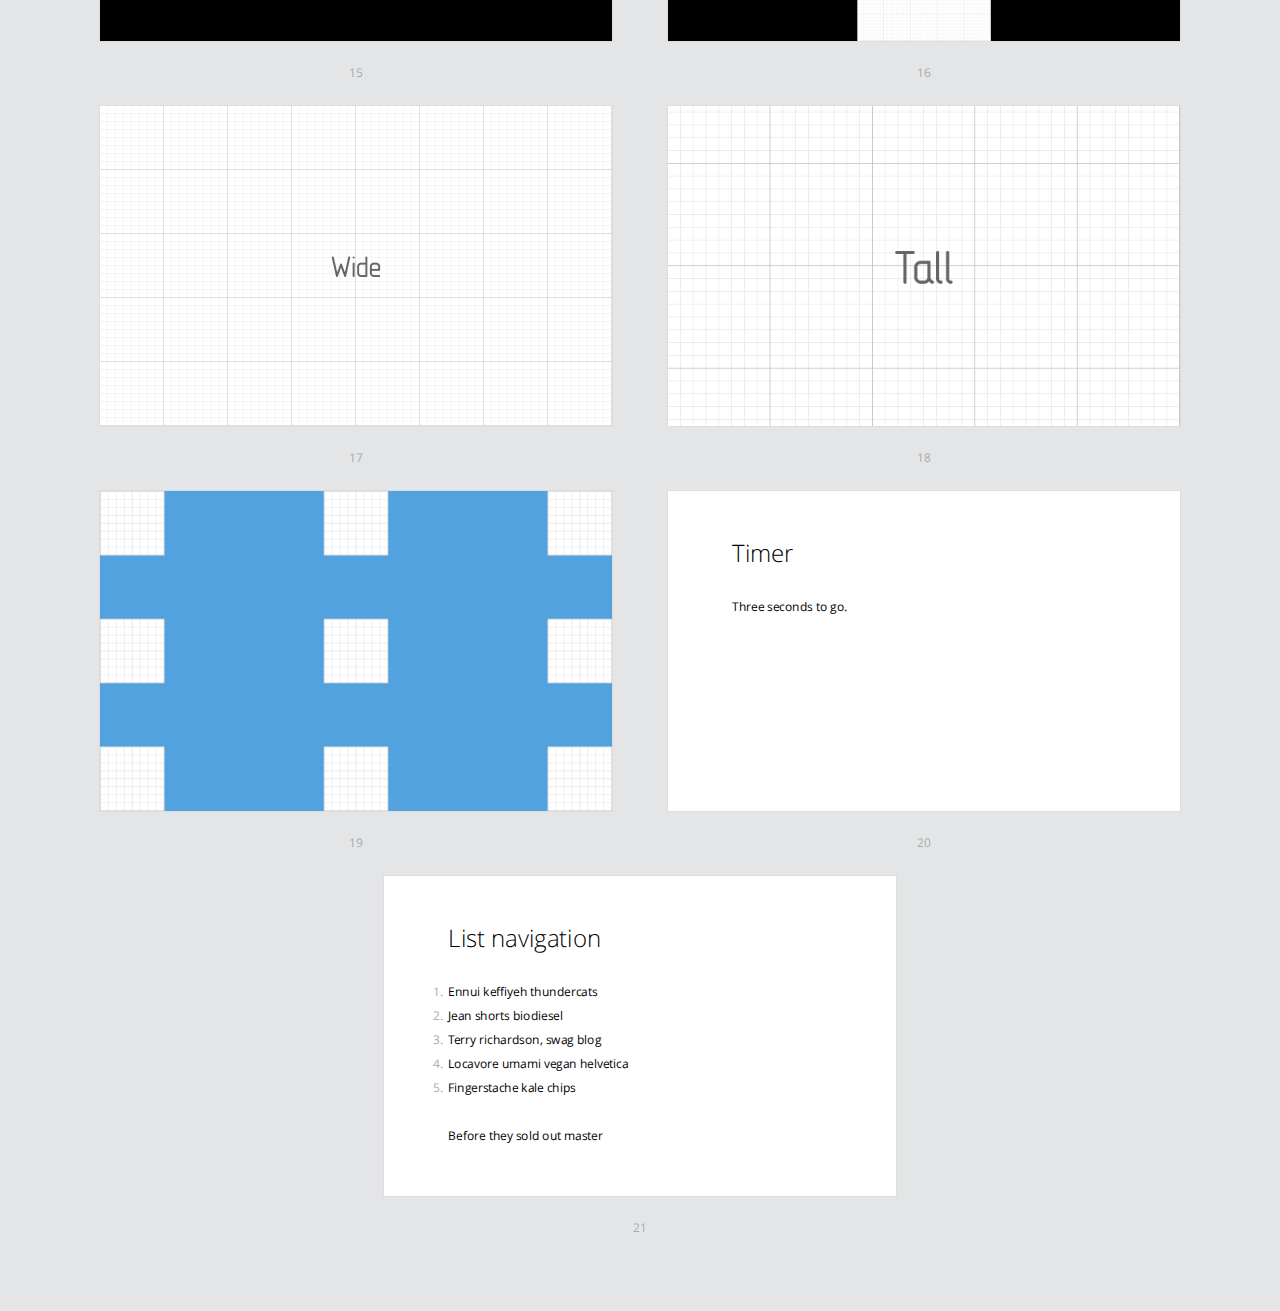
<file: common/shower/themes/bright/index.html>
<!DOCTYPE html>
<html lang="en">
<head>
	<title>Bright theme for Shower</title>
	<meta charset="utf-8">
	<meta name="viewport" content="width=680, user-scalable=no">
	<meta http-equiv="x-ua-compatible" content="ie=edge">
	<link rel="stylesheet" href="styles/screen.css">
</head>
<body class="list">
	<!--
		Debug class on <body> enables
		cyan grid on slides
		-->
	<header class="caption">
		<h1>Presentation Title</h1>
		<p><a href="">Yours Truly</a>, Famous Inc.</p>
	</header>
	<section class="slide"><div>
		<h2>Header</h2>
		<p>Typewriter etsy messenger bag <a href="">fingerstache</a>, aesthetic vinyl semiotics twee <strong>DIY</strong> forage chillwave. Thundercats ennui messenger bag, <em>squid</em> carles chillwave shoreditch pickled cliche <b>letterpress</b>. DIY beard locavore <i>occupy</i> salvia, whatever single-origin <code>&lt;coffee&gt;</code> fanny pack 3 wolf moon typewriter gastropub<sup>1</sup> kale H<sub>2</sub>0 chips. Ennui keffiyeh <mark>thundercats</mark> jean shorts biodiesel. Terry richardson, swag blog locavore umami vegan helvetica. Fingerstache kale chips.</p>
		<footer>
			<p>Typewriter etsy messenger bag <a href="">fingerstache</a>, aesthetic vinyl semiotics twee <strong>DIY</strong> forage chillwave. Thundercats ennui messenger bag, <em>squid</em> carles chillwave shoreditch pickled cliche <b>letterpress</b>. DIY beard locavore <i>occupy</i> salvia, whatever single-origin <code>&lt;coffee&gt;</code> fanny pack 3 wolf moon typewriter gastropub<sup>1</sup> kale H<sub>2</sub>0 chips. Ennui keffiyeh <mark>thundercats</mark> jean shorts biodiesel. Terry richardson, swag blog locavore umami vegan helvetica. Fingerstache kale chips.</p>
		</footer>
	</div></section>
	<section class="slide"><div>
		<h2>Header</h2>
		<p>Thundercats ennui messenger bag, squid carles chillwave shoreditch pickled cliche letterpress. DIY beard locavore occupy salvia, whatever single-origin coffee fanny pack 3 wolf moon typewriter gastropub kale chips. Ennui keffiyeh thundercats jean shorts biodiesel. Terry richardson, swag blog locavore umami vegan helvetica.</p>
		<p class="note">Typewriter etsy messenger bag fingerstache.</p>
		<footer>
			<p>Typewriter etsy messenger bag fingerstache, aesthetic vinyl semiotics twee DIY forage chillwave. Thundercats ennui messenger bag, squid carles chillwave shoreditch pickled cliche letterpress.</p>
			<p>DIY beard locavore occupy salvia, whatever single-origin coffee fanny pack 3 wolf moon typewriter gastropub kale chips. Ennui keffiyeh thundercats jean shorts biodiesel.</p>
		</footer>
	</div></section>
	<section class="slide"><div>
		<h2>Lists in English typography</h2>
		<ul>
			<li>Ennui keffiyeh thundercats</li>
			<li>Jean shorts biodiesel</li>
			<li>Terry richardson, swag blog
				<ol>
					<li>Locavore umami vegan helvetica</li>
					<li>Fingerstache kale chips</li>
					<li>Keytar sriracha gluten-free</li>
				</ol>
			</li>
			<li>Before they sold out master</li>
		</ul>
	</div></section>
	<section class="slide" lang="ru"><div>
		<h2>Lists in Russian typography</h2>
		<ul>
			<li>Ennui keffiyeh thundercats</li>
			<li>Jean shorts biodiesel</li>
			<li>Terry richardson, swag blog
				<ol>
					<li>Locavore umami vegan helvetica</li>
					<li>Fingerstache kale chips</li>
					<li>Keytar sriracha gluten-free</li>
				</ol>
			</li>
			<li>Before they sold out master</li>
		</ul>
	</div></section>
	<section class="slide"><div>
		<h2>Lists in English typography</h2>
		<ol>
			<li>Locavore umami vegan helvetica</li>
			<li>Fingerstache kale chips</li>
			<li>Keytar sriracha gluten-free</li>
		</ol>
		<ul>
			<li>Ennui keffiyeh thundercats</li>
			<li>Jean shorts biodiesel</li>
			<li>Terry richardson, swag blog</li>
		</ul>
	</div></section>
	<section class="slide"><div>
		<h2>Quote</h2>
		<figure>
			<blockquote>
				<p>Typewriter etsy messenger bag fingerstache, aesthetic vinyl semiotics twee DIY forage chillwave. Thundercats ennui messenger bag, squid carles chillwave shoreditch pickled cliche letterpress.</p>
			</blockquote>
			<figcaption>Author Name</figcaption>
		</figure>
		<p>DIY beard locavore occupy salvia, whatever single-origin coffee fanny pack 3 wolf moon typewriter gastropub kale chips.</p>
	</div></section>
	<section class="slide"><div>
		<h2>Table</h2>
		<table>
		<tr>
			<th scope="col">Locavore</th>
			<th>Umami</th>
			<th>Helvetica</th>
			<th>Vegan</th>
		</tr>
		<tr>
			<th scope="row">Fingerstache</th>
			<td>Kale</td>
			<td>Chips</td>
			<td>Keytar</td>
		</tr>
		<tr>
			<th scope="row">Sriracha</th>
			<td>Gluten-free</td>
			<td>Ennui</td>
			<td>Keffiyeh</td>
		</tr>
		<tr>
			<th scope="row">Thundercats</th>
			<td>Jean</td>
			<td>Shorts</td>
			<td>Biodiesel</td>
		</tr>
		<tr>
			<th scope="row">Terry</th>
			<td>Richardson</td>
			<td>Swag</td>
			<td>Blog</td>
		</tr>
		</table>
		<p>Typewriter etsy messenger bag fingerstache.</p>
	</div></section>
	<section class="slide"><div>
		<h2>Numbered code listing</h2>
		<pre>
			<code>&lt;html lang="en"&gt;</code>
			<code><mark>&lt;head&gt;</mark> <mark class="comment">&lt;!--Comment--&gt;</mark></code>
			<code>	&lt;title&gt;Shower&lt;/title&gt;</code>
			<code>	&lt;meta charset="<mark class="important">UTF-8</mark>"&gt;</code>
			<code>	&lt;link rel="stylesheet" href="s/screen.css"&gt;</code>
			<code>	&lt;script src="j/jquery.js"&gt;&lt;/script&gt;</code>
			<code><mark>&lt;/head&gt;</mark></code>
		</pre>
	</div></section>
	<section class="slide"><div>
		<h2>Plain code listing</h2>
		<pre><code>&lt;html lang="en"&gt;
<mark>&lt;head&gt;</mark> <mark class="comment">&lt;!--Comment--&gt;</mark>
	&lt;title&gt;Shower&lt;/title&gt;
	&lt;meta charset="<mark class="important">UTF-8</mark>"&gt;
	&lt;link rel="stylesheet" href="s/screen.css"&gt;
	&lt;script src="j/jquery.js"&gt;&lt;/script&gt;
<mark>&lt;/head&gt;</mark></code></pre>
	</div></section>
	<section class="slide shout"><div>
		<h2>
			You Can<br>
			Shout This Way
		</h2>
		<footer>
			<p>Typewriter etsy messenger bag fingerstache.</p>
		</footer>
	</div></section>
	<section class="slide shout"><div>
		<h2><a href="">Linked Shout</a></h2>
	</div></section>
	<section class="slide shout right"><div>
		<h2>Sliding Right</h2>
	</div></section>
	<section class="slide shout up"><div>
		<h2>Sliding Up</h2>
	</div></section>
	<section class="slide cover"><div>
		<img src="pictures/exact.png" alt="">
	</div></section>
	<section class="slide cover w"><div>
		<img src="pictures/wide.png" alt="">
	</div></section>
	<section class="slide cover h"><div>
		<img src="pictures/tall.png" alt="">
		<footer>
			<p>Typewriter etsy messenger bag fingerstache.</p>
		</footer>
	</div></section>
	<section class="slide cover h"><div>
		<img src="pictures/wide.png" alt="">
	</div></section>
	<section class="slide cover w"><div>
		<img src="pictures/tall.png" alt="">
	</div></section>
	<section class="slide shout"><div>
		<img src="pictures/square.png" alt="" class="place t l">
		<img src="pictures/square.png" alt="" class="place t">
		<img src="pictures/square.png" alt="" class="place t r">
		<img src="pictures/square.png" alt="" class="place l">
		<img src="pictures/square.png" alt="" class="place">
		<img src="pictures/square.png" alt="" class="place r">
		<img src="pictures/square.png" alt="" class="place b l">
		<img src="pictures/square.png" alt="" class="place b">
		<img src="pictures/square.png" alt="" class="place b r">
	</div></section>
	<section class="slide" data-timing="00:03"><div>
		<h2>Timer</h2>
		<p>Three seconds to go.</p>
	</div></section>
	<section class="slide"><div>
		<h2>List navigation</h2>
		<ol>
			<li>Ennui keffiyeh thundercats</li>
			<li class="next">Jean shorts biodiesel</li>
			<li class="next">Terry richardson, swag blog</li>
			<li class="next">Locavore umami vegan helvetica</li>
			<li class="next">Fingerstache kale chips</li>
		</ol>
		<p class="next">Before they sold out master</p>
	</div></section>
	<p class="badge"><a href="https://github.com/shower/shower">Fork me on Github</a></p>
	<!--
		To hide progress bar from entire presentation
		just remove “progress” element.
		-->
	<div class="progress"><div></div></div>
	<script src="../../shower.min.js"></script>
	<!-- Copyright © 2014 Yours Truly, Famous Inc. -->
</body>
</html>
</file>
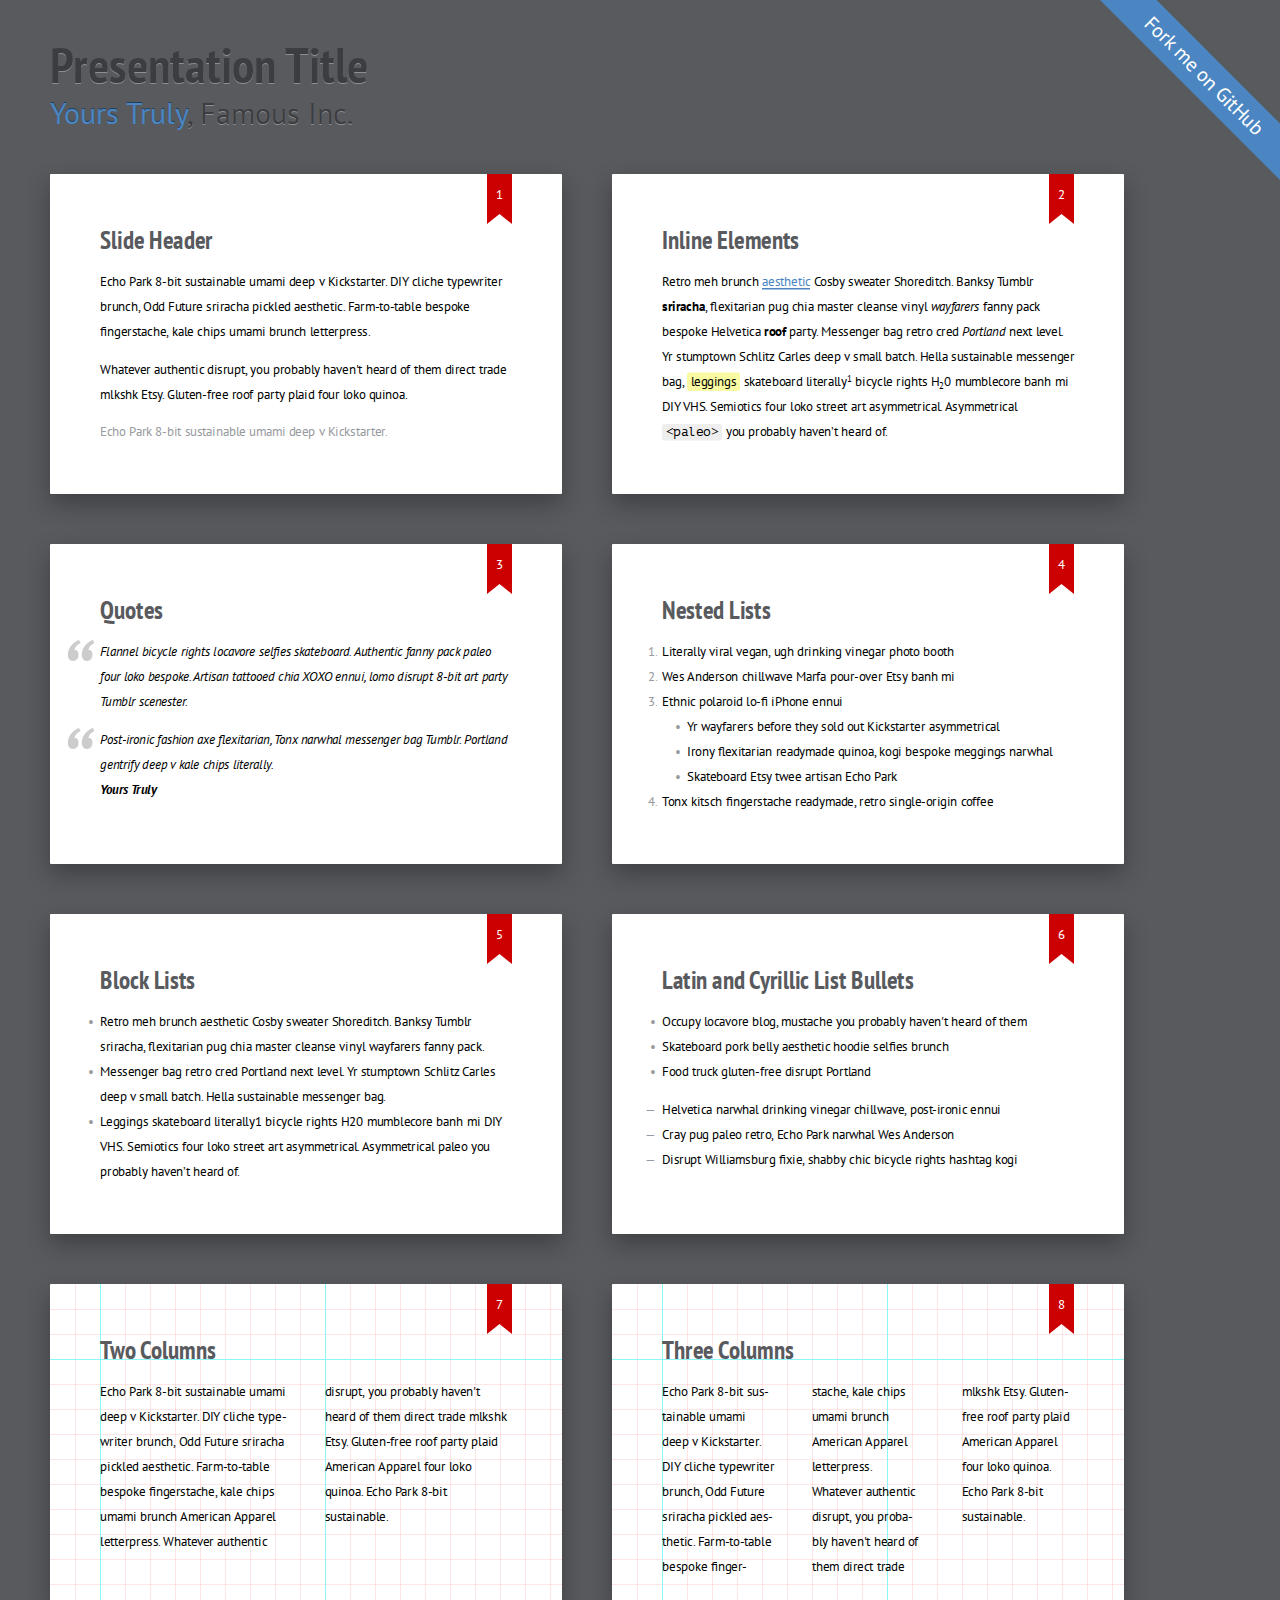
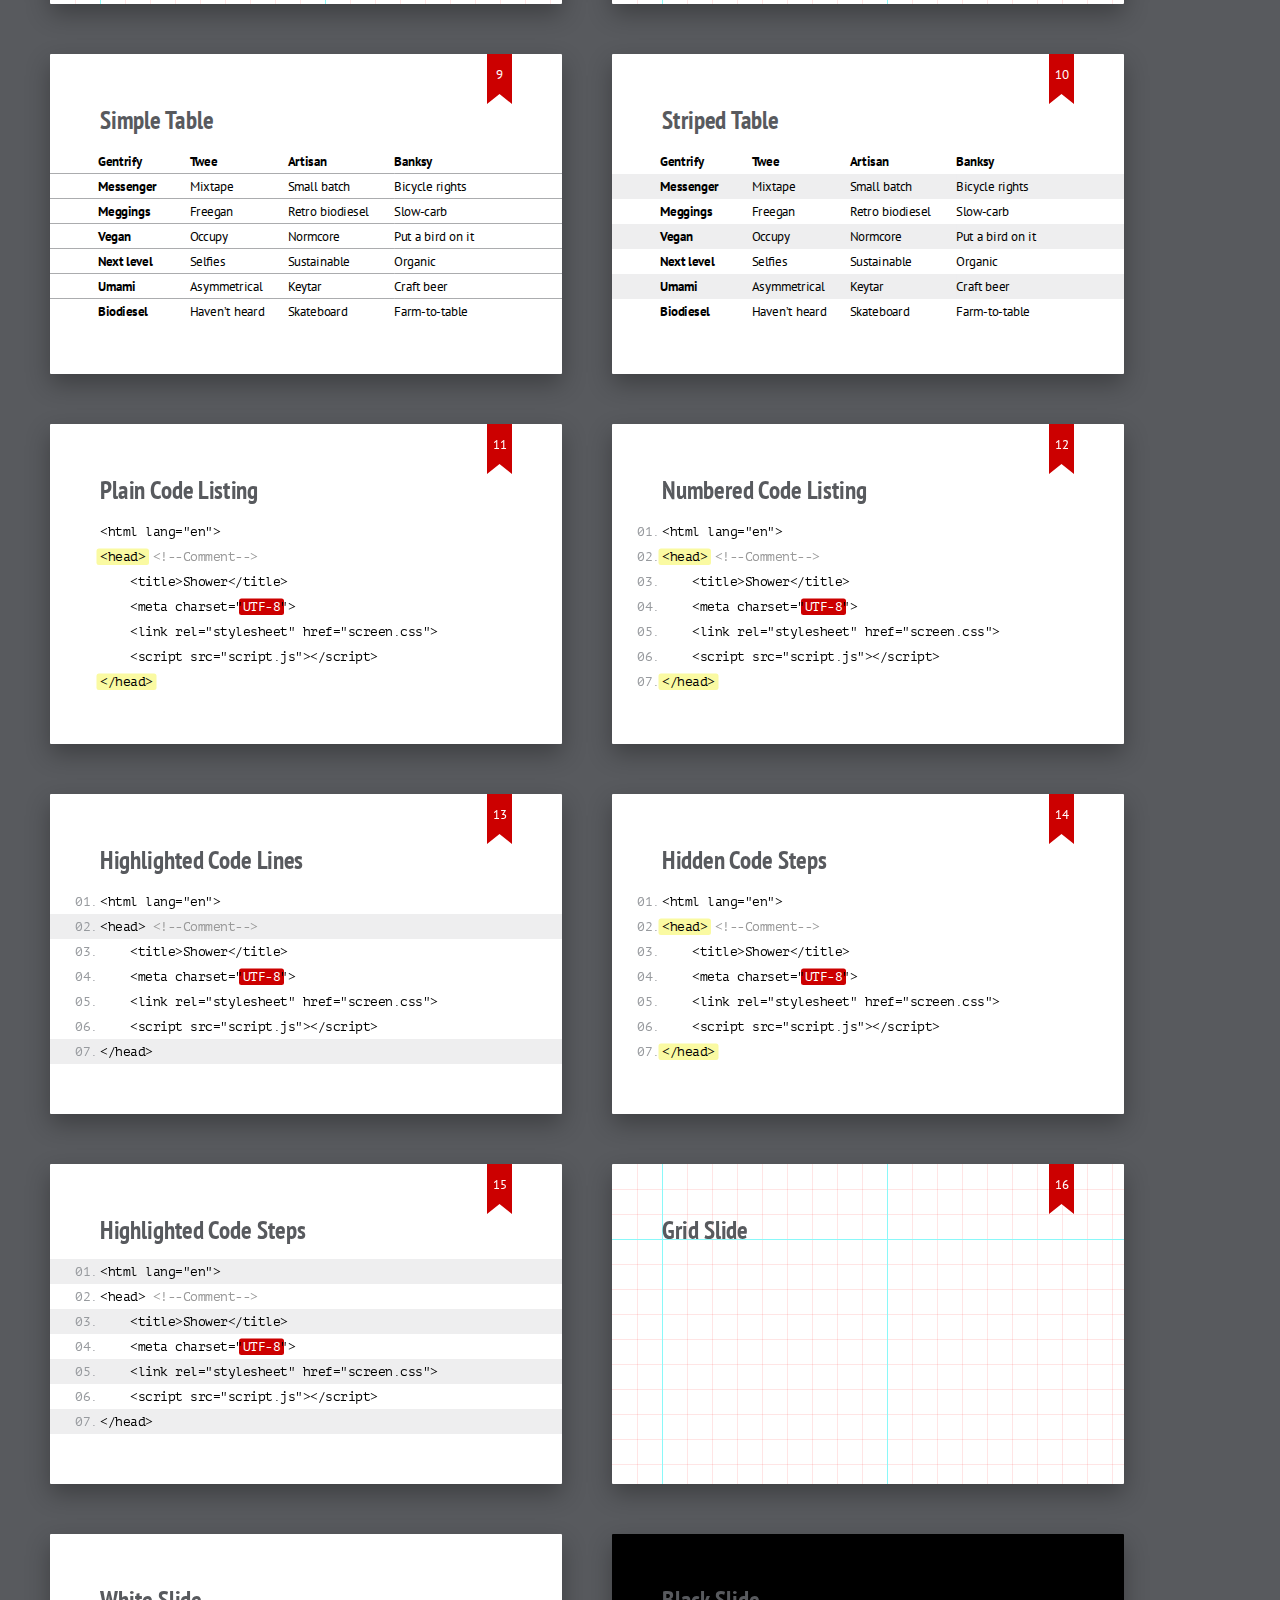
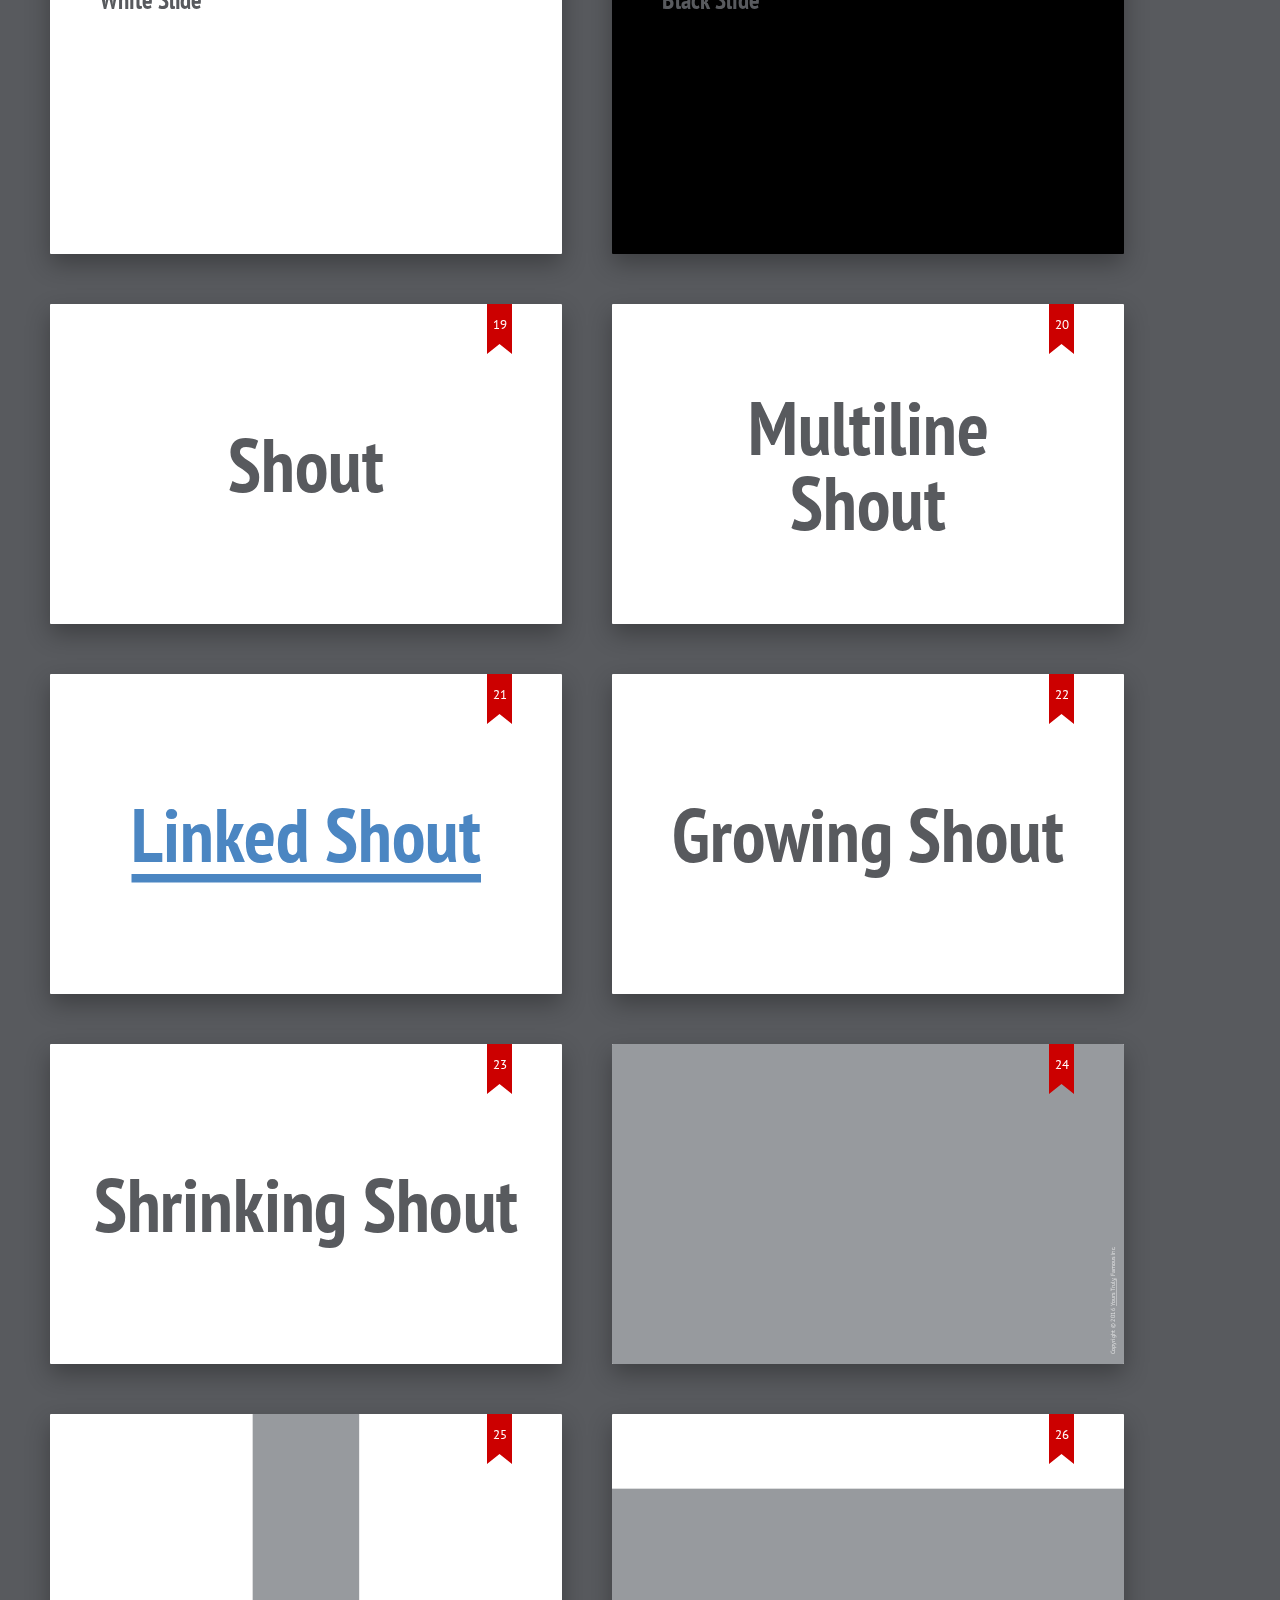
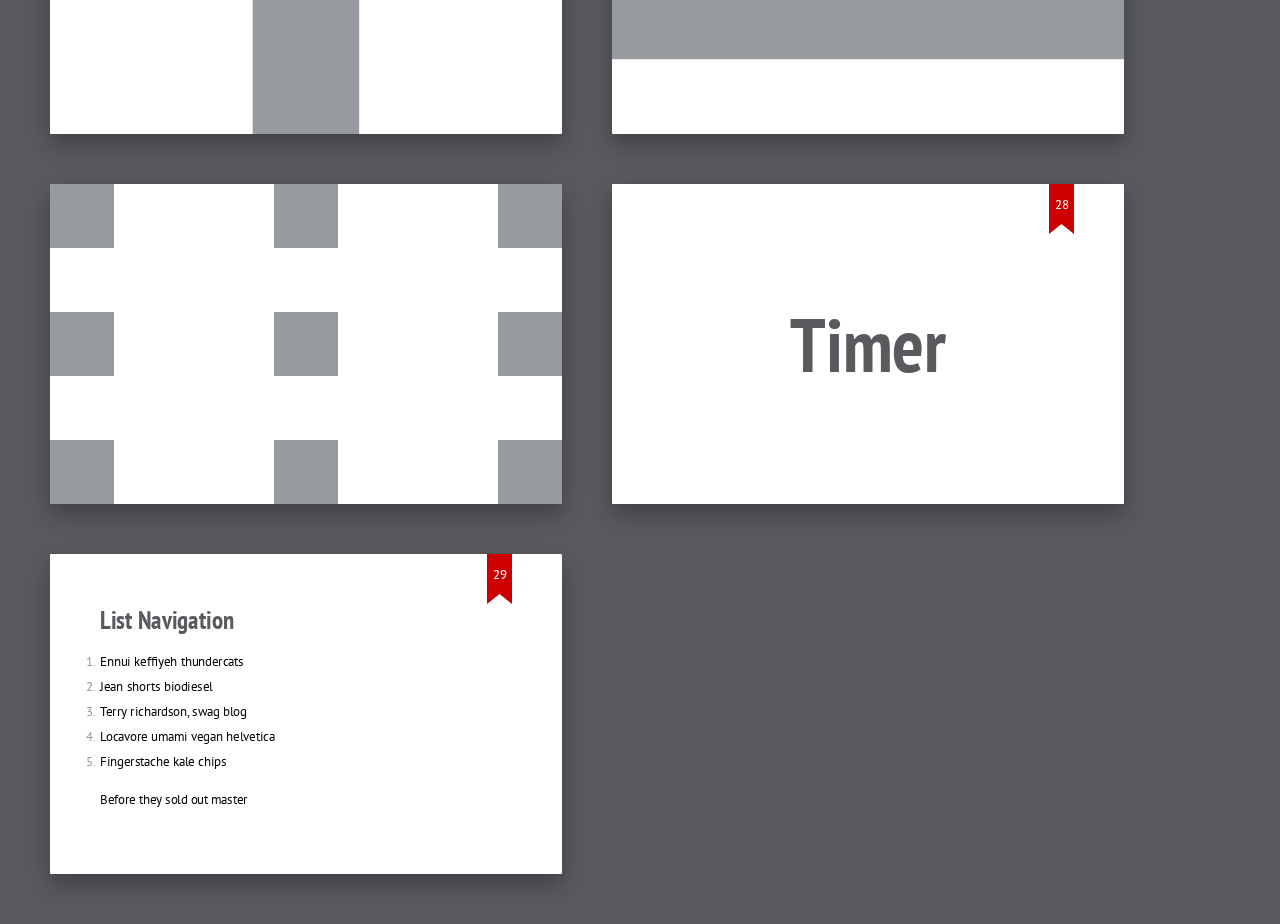
<file: common/shower/themes/ribbon/index.html>
<!DOCTYPE html>
<html lang="en">
<head>
	<title>Ribbon theme for Shower</title>
	<meta charset="utf-8">
	<meta http-equiv="x-ua-compatible" content="ie=edge">
	<meta name="viewport" content="width=device-width, initial-scale=1, maximum-scale=1">
	<link rel="stylesheet" href="styles/screen-16x10.css">
</head>
<body class="shower list">
	<header class="caption">
		<h1>Presentation Title</h1>
		<p><a href="">Yours Truly</a>, Famous Inc.</p>
	</header>
	<section class="slide">
		<h2>Slide Header</h2>
		<p>Echo Park 8-bit sustainable umami deep v Kickstarter. DIY cliche typewriter brunch, Odd Future sriracha pickled aesthetic. Farm-to-table bespoke fingerstache, kale chips umami brunch letterpress.</p>
		<p>Whatever authentic disrupt, you probably haven't heard of them direct trade mlkshk Etsy. Gluten-free roof party plaid four loko quinoa.</p>
		<p class="note">Echo Park 8-bit sustainable umami deep v Kickstarter.</p>
	</section>
	<section class="slide">
		<h2>Inline Elements</h2>
		<p>Retro meh brunch <a href="">aesthetic</a> Cosby sweater Shoreditch. Banksy Tumblr <strong>sriracha</strong>, flexitarian pug chia master cleanse vinyl <em>wayfarers</em> fanny pack bespoke Helvetica <b>roof</b> party. Messenger bag retro cred <i>Portland</i> next level. Yr stumptown Schlitz Carles deep v small batch. Hella sustainable messenger bag, <mark>leggings</mark> skateboard literally<sup>1</sup> bicycle rights H<sub>2</sub>0 mumblecore banh mi DIY VHS. Semiotics four loko street art asymmetrical. Asymmetrical <code>&lt;paleo&gt;</code> you probably haven’t heard of.</p>
		<footer class="footer">
			<p>Retro meh brunch <a href="">aesthetic</a> Cosby sweater Shoreditch. Banksy Tumblr <strong>sriracha</strong>, flexitarian pug chia master cleanse vinyl <em>wayfarers</em> fanny pack bespoke Helvetica <b>roof</b> party. Messenger bag retro cred <i>Portland</i> next level. Yr stumptown Schlitz Carles deep v small batch. Hella sustainable messenger bag, <mark>leggings</mark> skateboard literally<sup>1</sup> bicycle rights H<sub>2</sub>0 mumblecore banh mi DIY VHS. Semiotics four loko street art asymmetrical. Asymmetrical <code>&lt;paleo&gt;</code> you probably haven’t heard of.</p>
		</footer>
	</section>
	<section class="slide">
		<h2>Quotes</h2>
		<blockquote>
			<p>Flannel bicycle rights locavore selfies skateboard. Authentic fanny pack paleo four loko bespoke. Artisan tattooed chia XOXO ennui, lomo disrupt 8-bit art party Tumblr scenester.</p>
		</blockquote>
		<figure>
			<blockquote>
				<p>Post-ironic fashion axe flexitarian, Tonx narwhal messenger bag Tumblr. Portland gentrify deep v kale chips literally.</p>
			</blockquote>
			<figcaption>Yours Truly</figcaption>
		</figure>
	</section>
	<section class="slide">
		<h2>Nested Lists</h2>
		<ol>
			<li>Literally viral vegan, ugh drinking vinegar photo booth</li>
			<li>Wes Anderson chillwave Marfa pour-over Etsy banh mi</li>
			<li>Ethnic polaroid lo-fi iPhone ennui
				<ul>
					<li>Yr wayfarers before they sold out Kickstarter asymmetrical</li>
					<li>Irony flexitarian readymade quinoa, kogi bespoke meggings narwhal</li>
					<li>Skateboard Etsy twee artisan Echo Park</li>
				</ul>
			</li>
			<li>Tonx kitsch fingerstache readymade, retro single-origin coffee</li>
		</ol>
	</section>
	<section class="slide">
		<h2>Block Lists</h2>
		<ul>
			<li>Retro meh brunch aesthetic Cosby sweater Shoreditch. Banksy Tumblr sriracha, flexitarian pug chia master cleanse vinyl wayfarers fanny pack.</li>
			<li>Messenger bag retro cred Portland next level. Yr stumptown Schlitz Carles deep v small batch. Hella sustainable messenger bag.</li>
			<li>Leggings skateboard literally1 bicycle rights H20 mumblecore banh mi DIY VHS. Semiotics four loko street art asymmetrical. Asymmetrical paleo you probably haven’t heard of.</li>
		</ul>
	</section>
	<section class="slide">
		<h2>Latin and Cyrillic List Bullets</h2>
		<ul lang="en">
			<li>Occupy locavore blog, mustache you probably haven't heard of them</li>
			<li>Skateboard pork belly aesthetic hoodie selfies brunch</li>
			<li>Food truck gluten-free disrupt Portland</li>
		</ul>
		<ul lang="ru">
			<li>Helvetica narwhal drinking vinegar chillwave, post-ironic ennui</li>
			<li>Cray pug paleo retro, Echo Park narwhal Wes Anderson</li>
			<li>Disrupt Williamsburg fixie, shabby chic bicycle rights hashtag kogi</li>
		</ul>
	</section>
	<section class="slide grid">
		<h2>Two Columns</h2>
		<p class="double">Echo Park 8-bit sustainable umami deep v Kickstarter. DIY cliche typewriter brunch, Odd Future sriracha pickled aesthetic. Farm-to-table bespoke fingerstache, kale chips umami brunch American Apparel letterpress. Whatever authentic disrupt, you probably haven't heard of them direct trade mlkshk Etsy. Gluten-free roof party plaid American Apparel four loko quinoa. Echo Park 8-bit sustainable.</p>
	</section>
	<section class="slide grid">
		<h2>Three Columns</h2>
		<p class="triple">Echo Park 8-bit sustainable umami deep v Kickstarter. DIY cliche typewriter brunch, Odd Future sriracha pickled aesthetic. Farm-to-table bespoke fingerstache, kale chips umami brunch American Apparel letterpress. Whatever authentic disrupt, you probably haven't heard of them direct trade mlkshk Etsy. Gluten-free roof party plaid American Apparel four loko quinoa. Echo Park 8-bit sustainable.</p>
	</section>
	<section class="slide">
		<h2>Simple Table</h2>
		<table>
		<tr>
			<th scope="col">Gentrify</th>
			<th>Twee</th>
			<th>Artisan</th>
			<th>Banksy</th>
		</tr>
		<tr>
			<th scope="row">Messenger</th>
			<td>Mixtape</td>
			<td>Small batch</td>
			<td>Bicycle rights</td>
		</tr>
		<tr>
			<th scope="row">Meggings</th>
			<td>Freegan</td>
			<td>Retro biodiesel</td>
			<td>Slow-carb</td>
		</tr>
		<tr>
			<th scope="row">Vegan</th>
			<td>Occupy</td>
			<td>Normcore</td>
			<td>Put a bird on it</td>
		</tr>
		<tr>
			<th scope="row">Next level</th>
			<td>Selfies</td>
			<td>Sustainable</td>
			<td>Organic</td>
		</tr>
		<tr>
			<th scope="row">Umami</th>
			<td>Asymmetrical</td>
			<td>Keytar</td>
			<td>Craft beer</td>
		</tr>
		<tr>
			<th scope="row">Biodiesel</th>
			<td>Haven’t heard</td>
			<td>Skateboard</td>
			<td>Farm-to-table</td>
		</tr>
		</table>
	</section>
	<section class="slide">
		<h2>Striped Table</h2>
		<table class="striped">
		<tr>
			<th scope="col">Gentrify</th>
			<th>Twee</th>
			<th>Artisan</th>
			<th>Banksy</th>
		</tr>
		<tr>
			<th scope="row">Messenger</th>
			<td>Mixtape</td>
			<td>Small batch</td>
			<td>Bicycle rights</td>
		</tr>
		<tr>
			<th scope="row">Meggings</th>
			<td>Freegan</td>
			<td>Retro biodiesel</td>
			<td>Slow-carb</td>
		</tr>
		<tr>
			<th scope="row">Vegan</th>
			<td>Occupy</td>
			<td>Normcore</td>
			<td>Put a bird on it</td>
		</tr>
		<tr>
			<th scope="row">Next level</th>
			<td>Selfies</td>
			<td>Sustainable</td>
			<td>Organic</td>
		</tr>
		<tr>
			<th scope="row">Umami</th>
			<td>Asymmetrical</td>
			<td>Keytar</td>
			<td>Craft beer</td>
		</tr>
		<tr>
			<th scope="row">Biodiesel</th>
			<td>Haven’t heard</td>
			<td>Skateboard</td>
			<td>Farm-to-table</td>
		</tr>
		</table>
	</section>
	<section class="slide">
		<h2>Plain Code Listing</h2>
		<pre><code>&lt;html lang="en"&gt;
<mark>&lt;head&gt;</mark> <span class="comment">&lt;!--Comment--&gt;</span>
	&lt;title&gt;Shower&lt;/title&gt;
	&lt;meta charset="<mark class="important">UTF-8</mark>"&gt;
	&lt;link rel="stylesheet" href="screen.css"&gt;
	&lt;script src="script.js"&gt;&lt;/script&gt;
<mark>&lt;/head&gt;</mark></code></pre>
	</section>
	<section class="slide">
		<h2>Numbered Code Listing</h2>
		<pre>
			<code>&lt;html lang="en"&gt;</code>
			<code><mark>&lt;head&gt;</mark> <span class="comment">&lt;!--Comment--&gt;</span></code>
			<code>	&lt;title&gt;Shower&lt;/title&gt;</code>
			<code>	&lt;meta charset="<mark class="important">UTF-8</mark>"&gt;</code>
			<code>	&lt;link rel="stylesheet" href="screen.css"&gt;</code>
			<code>	&lt;script src="script.js"&gt;&lt;/script&gt;</code>
			<code><mark>&lt;/head&gt;</mark></code>
		</pre>
	</section>
	<section class="slide">
		<h2>Highlighted Code Lines</h2>
		<pre>
			<code>&lt;html lang="en"&gt;</code>
			<code class="mark">&lt;head&gt; <span class="comment">&lt;!--Comment--&gt;</span></code>
			<code>	&lt;title&gt;Shower&lt;/title&gt;</code>
			<code>	&lt;meta charset="<mark class="important">UTF-8</mark>"&gt;</code>
			<code>	&lt;link rel="stylesheet" href="screen.css"&gt;</code>
			<code>	&lt;script src="script.js"&gt;&lt;/script&gt;</code>
			<code class="mark">&lt;/head&gt;</code>
		</pre>
	</section>
	<section class="slide">
		<h2>Hidden Code Steps</h2>
		<pre>
			<code class="next">&lt;html lang="en"&gt;</code>
			<code class="next"><mark>&lt;head&gt;</mark> <span class="comment">&lt;!--Comment--&gt;</span></code>
			<code class="next">	&lt;title&gt;Shower&lt;/title&gt;</code>
			<code class="next">	&lt;meta charset="<mark class="important">UTF-8</mark>"&gt;</code>
			<code class="next">	&lt;link rel="stylesheet" href="screen.css"&gt;</code>
			<code class="next">	&lt;script src="script.js"&gt;&lt;/script&gt;</code>
			<code class="next"><mark>&lt;/head&gt;</mark></code>
		</pre>
	</section>
	<section class="slide">
		<h2>Highlighted Code Steps</h2>
		<pre>
			<code class="mark next">&lt;html lang="en"&gt;</code>
			<code>&lt;head&gt; <span class="comment">&lt;!--Comment--&gt;</span></code>
			<code class="mark next">	&lt;title&gt;Shower&lt;/title&gt;</code>
			<code>	&lt;meta charset="<mark class="important">UTF-8</mark>"&gt;</code>
			<code class="mark next">	&lt;link rel="stylesheet" href="screen.css"&gt;</code>
			<code>	&lt;script src="script.js"&gt;&lt;/script&gt;</code>
			<code class="mark next">&lt;/head&gt;</code>
		</pre>
	</section>
	<section class="slide grid">
		<h2>Grid Slide</h2>
	</section>
	<section class="slide white">
		<h2>White Slide</h2>
	</section>
	<section class="slide black">
		<h2>Black Slide</h2>
	</section>
	<section class="slide">
		<h2 class="shout">Shout</h2>
	</section>
	<section class="slide">
		<h2 class="shout">Multiline<br>Shout</h2>
	</section>
	<section class="slide">
		<h2 class="shout"><a href="">Linked Shout</a></h2>
	</section>
	<section class="slide">
		<h2 class="shout grow">Growing Shout</h2>
	</section>
	<section class="slide">
		<h2 class="shout shrink">Shrinking Shout</h2>
	</section>
	<section class="slide">
		<figure>
			<img class="cover" src="pictures/exact.png" alt="">
			<figcaption class="white">Copyright © 2016 <a href="">Yours Truly</a>, Famous Inc.</figcaption>
		</figure>
	</section>
	<section class="slide">
		<img class="cover" src="pictures/tall.png" alt="">
	</section>
	<section class="slide">
		<img class="cover" src="pictures/wide.png" alt="">
	</section>
	<section class="slide white">
		<img class="place top left" src="pictures/square.png" alt="">
		<img class="place top" src="pictures/square.png" alt="">
		<img class="place top right" src="pictures/square.png" alt="">
		<img class="place left" src="pictures/square.png" alt="">
		<img class="place" src="pictures/square.png" alt="">
		<img class="place right" src="pictures/square.png" alt="">
		<img class="place bottom left" src="pictures/square.png" alt="">
		<img class="place bottom" src="pictures/square.png" alt="">
		<img class="place bottom right" src="pictures/square.png" alt="">
	</section>
	<section class="slide" data-timing="00:03">
		<h2 class="shout">Timer</h2>
	</section>
	<section class="slide">
		<h2>List Navigation</h2>
		<ol>
			<li>Ennui keffiyeh thundercats</li>
			<li class="next">Jean shorts biodiesel</li>
			<li class="next">Terry richardson, swag blog</li>
			<li class="next">Locavore umami vegan helvetica</li>
			<li class="next">Fingerstache kale chips</li>
		</ol>
		<p class="next">Before they sold out master</p>
	</section>
	<div class="progress"></div>
	<footer class="badge">
		<a href="https://github.com/shower/shower">Fork me on GitHub</a>
	</footer>
	<script src="../../shower.min.js"></script>
	<!-- Copyright © 2016 Yours Truly, Famous Inc. -->
</body>
</html>
</file>
<file: common/shower/themes.old/material/styles/screen-16x10.css>
/**
 * Material theme for Shower HTML presentation engine
 * shower-material v1.0.7, https://github.com/shower/material
 * @copyright 2010–2016 Vadim Makeev, http://pepelsbey.net/
 * @license MIT
 */
@charset "UTF-8";@font-face{font-family:Roboto;src:url(../fonts/roboto-regular.woff) format("woff")}@font-face{font-weight:700;font-family:Roboto;src:url(../fonts/roboto-bold.woff) format("woff")}@font-face{font-style:italic;font-family:Roboto;src:url(../fonts/roboto-italic.woff) format("woff")}@font-face{font-style:italic;font-weight:700;font-family:Roboto;src:url(../fonts/roboto-bold-italic.woff) format("woff")}@font-face{font-family:Roboto Light;src:url(../fonts/roboto-light.woff) format("woff")}@font-face{font-family:Roboto Mono;src:url(../fonts/roboto-mono-regular.woff) format("woff")}*,::after,::before{box-sizing:border-box}a,abbr,acronym,address,applet,article,aside,audio,b,big,blockquote,body,canvas,caption,center,cite,code,dd,del,details,dfn,div,dl,dt,em,embed,fieldset,figcaption,figure,footer,form,h1,h2,h3,h4,h5,h6,header,hgroup,html,i,iframe,img,ins,kbd,label,legend,li,mark,menu,nav,object,ol,output,p,pre,q,ruby,s,samp,section,small,span,strike,strong,sub,summary,sup,table,tbody,td,tfoot,th,thead,time,tr,tt,u,ul,var,video{margin:0;padding:0;border:0;font:inherit;vertical-align:baseline}article,aside,details,figcaption,figure,footer,header,hgroup,main,menu,nav,section{display:block}.caption p,.shower,body{line-height:1}ol,ul{list-style:none}blockquote,q{quotes:none}blockquote::after,blockquote::before,q::after,q::before{content:none}table{border-collapse:collapse;border-spacing:0}a{text-decoration:none}@page{margin:0;size:1024px 640px}.shower{color:#212121;counter-reset:slide;font-family:Roboto,sans-serif;-webkit-print-color-adjust:exact;-webkit-text-size-adjust:none;-moz-text-size-adjust:none;-ms-text-size-adjust:none}@media print{.shower{text-rendering:geometricPrecision}}.caption{margin-top:-24px;font-size:24px;display:none;margin-bottom:1em;padding:1.02em 0 .9em 1em;width:100%;background:#4caf50 -webkit-linear-gradient(315deg,#4caf50 50%,#449e48 50%) no-repeat;background:#4caf50 linear-gradient(135deg,#4caf50 50%,#449e48 50%) no-repeat}@media (min-width:1168px){.caption{margin-top:-48px;font-size:48px}}@media (min-width:2336px){.caption{margin-top:-96px;font-size:96px}}.caption h1{padding-bottom:.28em;color:#fff;font:1.17em/1 Roboto Light,sans-serif}.caption p{color:#c9e7cb;font-size:.58em}.caption a{color:inherit}.slide{position:relative;z-index:1;overflow:hidden;padding:104px 112px 0 96px;width:1024px;height:640px;background:#fff;line-height:2;font-size:24px}.slide::after{position:absolute;left:96px;bottom:48px;color:#bdbdbd;counter-increment:slide;content:counter(slide)}.slide h2{margin-bottom:32px;color:#212121;font:48px/1 Roboto Light,sans-serif}.slide p{margin-bottom:1em}.slide p.note,.slide pre.comment{color:#9e9e9e}.slide a{background:-webkit-linear-gradient(bottom,currentColor .09em,transparent .09em) repeat-x;background:linear-gradient(to top,currentColor .09em,transparent .09em) repeat-x;color:#4caf50}.slide b,.slide strong{font-weight:700}.slide blockquote,.slide dfn,.slide em,.slide i{font-style:italic}.slide code,.slide kbd,.slide mark,.slide samp{padding:.1em .3em;background:#dbefdc}.slide code,.slide kbd,.slide samp{line-height:1;font-family:Roboto Mono,monospace,monospace}.slide sub,.slide sup{position:relative;line-height:0;font-size:75%}.slide sub{bottom:-.25em}.slide sup{top:-.5em}.slide blockquote::before{position:absolute;margin:-.04em 0 0 -.4em;color:#bdbdbd;line-height:1;font-style:normal;font-size:7em;content:'\201D'}.slide blockquote+figcaption{margin:-1em 0 1em;font-style:italic;font-weight:700}.slide ol,.slide ul{margin-bottom:1em;counter-reset:list}.slide ol li,.slide ul li{page-break-inside:avoid;text-indent:-2em}.slide ol li::before,.slide ul li::before{display:inline-block;width:2em;color:#bdbdbd;text-align:right}.slide ol ol,.slide ol ul,.slide ul ol,.slide ul ul{margin-bottom:0;margin-left:2em}.slide ul>li::before{padding-right:.5em;content:'•'}.slide ul>li:lang(ru)::before{content:'—'}.slide ol>li::before{padding-right:.4em;counter-increment:list;content:counter(list) "."}.slide table{margin-left:-96px;margin-bottom:1em;width:calc(100% + 96px + 112px)}.slide table td:first-child,.slide table th:first-child{padding-left:96px}.slide table td:last-child,.slide table th:last-child{padding-right:96px}.slide table th{text-align:left;font-weight:700}.slide table tr:not(:last-of-type)>*{background:-webkit-linear-gradient(bottom,#bdbdbd .055em,transparent .055em) repeat-x;background:linear-gradient(to top,#bdbdbd .055em,transparent .055em) repeat-x}.slide table.striped tr:nth-child(even){background:#edf7ee}.slide table.striped tr>*{background-image:none}.slide pre{margin-bottom:1em;counter-reset:code;white-space:normal}.slide pre code{display:block;margin-left:-96px;padding:0 0 0 96px;width:calc(100% + 96px + 112px);background:0 0;line-height:2;white-space:pre;-moz-tab-size:4;-o-tab-size:4;tab-size:4}.slide pre code:not(:only-child).mark{background:#edf7ee}.slide pre code:not(:only-child)::before{position:absolute;margin-left:-2em;color:#bdbdbd;counter-increment:code;content:counter(code,decimal-leading-zero) "."}.slide pre mark{position:relative;z-index:-1;margin:0 -.3em}.slide pre mark.important{background:#4caf50;color:#fff}.progress,.slide footer{position:absolute;left:0;z-index:1;display:none}.slide footer{right:0;padding:2em 112px 1em 96px;background:#edf7ee;bottom:-640px;-webkit-transition:bottom .3s;transition:bottom .3s}.slide:hover>footer{bottom:0}.slide.grid{background-image:url(../images/grid.png);-ms-interpolation-mode:nearest-neighbor;image-rendering:-webkit-optimize-contrast;image-rendering:-moz-crisp-edges;image-rendering:pixelated}@media (-webkit-min-device-pixel-ratio:2),(min-resolution:2dppx){.slide.grid{background-image:url(../images/grid@2x.png);background-size:1024px auto}}.slide.black{background-color:#000}.slide.black::after,.slide.white::after{visibility:hidden}.slide.white{background-color:#fff}.slide .double,.slide .triple{-webkit-column-gap:48px;-moz-column-gap:48px;column-gap:48px;-webkit-hyphens:auto;-ms-hyphens:auto;hyphens:auto}.slide .double{-webkit-column-count:2;-moz-column-count:2;column-count:2}.slide .triple{-webkit-column-count:3;-moz-column-count:3;column-count:3}.slide .shout{position:absolute;top:50%;left:0;z-index:1;padding-left:96px;width:100%;color:#fff;line-height:1.1;font-size:112px;-webkit-transform:translateY(-50%);transform:translateY(-50%)}.slide .shout a{background:-webkit-linear-gradient(bottom,currentColor .06em,transparent .06em) repeat-x;background:linear-gradient(to top,currentColor .06em,transparent .06em) repeat-x;color:inherit}.slide .shout::after{position:absolute;top:-300%;right:0;bottom:-300%;left:0;z-index:-1;background:#4caf50 -webkit-linear-gradient(315deg,#4caf50 50%,#449e48 50%) no-repeat;background:#4caf50 linear-gradient(135deg,#4caf50 50%,#449e48 50%) no-repeat;content:''}.slide .cover{z-index:-1;max-width:100%;max-height:100%}.slide .cover.w,.slide .cover.width{width:100%;max-height:none}.slide .cover.h,.slide .cover.height{height:100%;max-width:none}.slide .cover+figcaption{position:absolute;bottom:20px;right:10px;font-size:12px;opacity:.7;-webkit-transform-origin:0 100%;transform-origin:0 100%;-webkit-transform:translateX(100%) rotate(-90deg);transform:translateX(100%) rotate(-90deg)}.slide .cover+figcaption.white{color:#fff}.slide .cover+figcaption a{color:currentcolor}.slide .cover,.slide .place{position:absolute;top:50%;left:50%;-webkit-transform:translate(-50%,-50%);transform:translate(-50%,-50%)}.slide .place.b.l,.slide .place.b.r,.slide .place.bottom.left,.slide .place.bottom.right,.slide .place.t.l,.slide .place.t.r,.slide .place.top.left,.slide .place.top.right{-webkit-transform:none;transform:none}.slide .place.b,.slide .place.bottom,.slide .place.t,.slide .place.top{-webkit-transform:translate(-50%,0);transform:translate(-50%,0)}.slide .place.l,.slide .place.left,.slide .place.r,.slide .place.right{-webkit-transform:translate(0,-50%);transform:translate(0,-50%)}.slide .place.t,.slide .place.t.r,.slide .place.top,.slide .place.top.left,.slide .place.top.right{top:0}.slide .place.r,.slide .place.right{right:0;left:auto}.slide .place.b,.slide .place.b.l,.slide .place.b.r,.slide .place.bottom,.slide .place.bottom.left,.slide .place.bottom.right{top:auto;bottom:0}.slide .place.l,.slide .place.left{left:0}.progress{bottom:0;height:8px;background:#4caf50;-webkit-transition:width .2s linear;transition:width .2s linear;clip:rect(0 1024px 8px 0);box-shadow:512px 0 0 512px #bdbdbd}.badge{font-size:12px;width:100%}@media (min-width:1168px){.badge{font-size:24px}}@media (min-width:2336px){.badge{font-size:48px}}.badge a{display:block;margin-left:8.5em;padding:1.1em 0 0 4.2em;width:9em;height:4em;background:url("data:image/svg+xml;charset=utf8,%3Csvg fill='%239e9e9e' xmlns='http://www.w3.org/2000/svg' viewBox='0 0 20.597 23.153'%3E%3Cpath d='M6.823 23.15c.45-.07.574-.398.574-.715v-2.6c-4.2.9-5.1-2-5.1-2-.7-1.7-1.7-2.2-1.7-2.2-1.4-.9.1-.9.1-.9 1.5.1 2.3 1.5 2.3 1.5 1.3 2.3 3.5 1.6 4.4 1.2.1-1 .5-1.6 1-2-3.3-.4-6.8-1.7-6.8-7.4 0-1.6.6-3 1.5-4-.2-.4-.7-1.9.1-4 0 0 1.3-.4 4.1 1.5 1.2-.3 2.5-.5 3.8-.5s2.6.2 3.8.5c2.9-1.9 4.1-1.5 4.1-1.5.8 2.1.3 3.6.1 4 1 1 1.5 2.4 1.5 4 0 5.8-3.5 7-6.8 7.4.5.5 1 1.4 1 2.8v4.1c0 .29.16.695.515.818l-8.49-.002z'/%3E%3C/svg%3E") no-repeat;color:#9e9e9e}.region{display:none}@media screen{.shower.list{padding-top:24px;width:100%;display:-webkit-box;display:-webkit-flex;display:-ms-flexbox;display:flex;-webkit-flex-wrap:wrap;-ms-flex-wrap:wrap;flex-wrap:wrap;background:#eee;position:absolute;clip:rect(0,auto,auto,0)}}@media screen and (min-width:1168px){.shower.list{padding-top:48px}}@media screen and (min-width:2336px){.shower.list{padding-top:96px}}@media screen{.shower.list .caption{display:block}.shower.list .slide{-webkit-transform-origin:0 0;transform-origin:0 0;margin:0 -768px -456px 24px;-webkit-transform:scale(.25);transform:scale(.25);border-radius:2px;box-shadow:0 12px 4px -8px rgba(0,0,0,.2),0 12px 4px -8px rgba(0,0,0,.14),0 4px 20px 0 rgba(0,0,0,.12)}}@media screen and (min-width:1168px){.shower.list .slide{margin:0 -512px -272px 48px;-webkit-transform:scale(.5);transform:scale(.5)}}@media screen and (min-width:2336px){.shower.list .slide{margin:0 0 96px 96px;-webkit-transform:scale(1);transform:scale(1)}}@media screen{.shower.list .slide:hover{box-shadow:0 16px 20px 0 rgba(0,0,0,.2),0 4px 40px 0 rgba(0,0,0,.14),0 8px 16px -4px rgba(0,0,0,.12)}.shower.list .slide:target{box-shadow:0 32px 40px 4px rgba(0,0,0,.2),0 12px 56px 8px rgba(0,0,0,.14),0 20px 20px -12px rgba(0,0,0,.12)}}@media screen and (min-width:1168px){.shower.list .slide{border-radius:4px;box-shadow:0 6px 2px -4px rgba(0,0,0,.2),0 6px 2px -4px rgba(0,0,0,.14),0 2px 10px 0 rgba(0,0,0,.12)}.shower.list .slide:hover{box-shadow:0 8px 10px 0 rgba(0,0,0,.2),0 2px 20px 0 rgba(0,0,0,.14),0 8px 4px -2px rgba(0,0,0,.12)}.shower.list .slide:target{box-shadow:0 16px 20px 2px rgba(0,0,0,.2),0 6px 28px 4px rgba(0,0,0,.14),0 10px 10px -6px rgba(0,0,0,.12)}}@media screen and (min-width:2336px){.shower.list .slide{border-radius:8px;box-shadow:0 3px 1px -2px rgba(0,0,0,.2),0 3px 1px -2px rgba(0,0,0,.14),0 1px 5px 0 rgba(0,0,0,.12)}.shower.list .slide:hover{box-shadow:0 4px 5px 0 rgba(0,0,0,.2),0 1px 10px 0 rgba(0,0,0,.14),0 2px 4px -1px rgba(0,0,0,.12)}.shower.list .slide:target{box-shadow:0 8px 10px 1px rgba(0,0,0,.2),0 3px 14px 2px rgba(0,0,0,.14),0 5px 5px -3px rgba(0,0,0,.12)}}@media screen{.shower.list .slide *{pointer-events:none}.shower.list .badge,.shower.list .slide footer{display:block}.shower.full{position:absolute;top:50%;left:50%;overflow:hidden;margin:-320px 0 0 -512px;width:1024px;height:640px;background:#000}.shower.full .slide{position:absolute;top:0;left:0;margin-left:-150%;visibility:hidden}.shower.full .slide:target{margin:0;visibility:visible}.shower.full .slide pre code:not(:only-child).mark.next{visibility:visible;background:0 0}.shower.full .slide pre code:not(:only-child).mark.next.active{background:#edf7ee}.shower.full .slide .next{visibility:hidden}.shower.full .slide .next.active{visibility:visible}.shower.full .slide .shout::after{background-position:1024px 0;-webkit-transition:background-position .4s ease-out;transition:background-position .4s ease-out}.shower.full .slide:target .shout::after{background-position:0 0}.shower.full .progress{display:block}.shower.full .region{position:absolute;clip:rect(0 0 0 0);overflow:hidden;margin:-1px;padding:0;width:1px;height:1px;border:none;display:block}}
</file>
<file: common/shower/themes.old/ribbon/styles/screen.css>
/**
 * Ribbon theme for Shower HTML presentation engine
 * shower-ribbon v1.0.10, https://github.com/shower/ribbon
 * Copyright © 2010–2014 Vadim Makeev, http://pepelsbey.net
 * Licensed under MIT license: github.com/shower/shower/wiki/MIT-License
 */
@font-face{font-family:'PT Sans';src:url(../fonts/PTSans.woff) format('woff')}@font-face{font-weight:700;font-family:'PT Sans';src:url(../fonts/PTSans.Bold.woff) format('woff')}@font-face{font-style:italic;font-family:'PT Sans';src:url(../fonts/PTSans.Italic.woff) format('woff')}@font-face{font-style:italic;font-weight:700;font-family:'PT Sans';src:url(../fonts/PTSans.Bold.Italic.woff) format('woff')}@font-face{font-family:'PT Sans Narrow';font-weight:700;src:url(../fonts/PTSans.Narrow.Bold.woff) format('woff')}@font-face{font-family:'PT Mono';src:url(../fonts/PTMono.woff) format('woff')}html,body,div,span,applet,object,iframe,h1,h2,h3,h4,h5,h6,p,blockquote,pre,a,abbr,acronym,address,big,cite,code,del,dfn,em,img,ins,kbd,q,s,samp,small,strike,strong,sub,sup,tt,var,b,u,i,center,dl,dt,dd,ol,ul,li,fieldset,form,label,legend,table,caption,tbody,tfoot,thead,tr,th,td,article,aside,canvas,details,embed,figure,figcaption,footer,header,hgroup,menu,nav,output,ruby,section,summary,time,mark,audio,video{margin:0;padding:0;border:0;font-size:100%;font:inherit;vertical-align:baseline}article,aside,details,figcaption,figure,footer,header,hgroup,menu,nav,section{display:block}body{line-height:1}ol,ul{list-style:none}blockquote,q{quotes:none}blockquote:before,blockquote:after,q:before,q:after{content:'';content:none}table{border-collapse:collapse;border-spacing:0}body{counter-reset:slide;font:25px/2 'PT Sans',sans-serif}@media print{body{text-rendering:geometricPrecision}}a{color:#4B86C2;background:-webkit-linear-gradient(bottom,currentColor,currentColor .09em,transparent .09em,transparent)repeat-x;background:linear-gradient(to top,currentColor,currentColor .09em,transparent .09em,transparent)repeat-x;text-decoration:none}.caption{display:none;margin:0 0 50px;color:#3C3D40;text-shadow:0 1px 1px #8D8E90}.caption h1{font:700 50px/1 'PT Sans Narrow',sans-serif}.caption a{text-shadow:0 -1px 1px #1F3F60;background:0 0}.caption a:hover{color:#5e93c8}.badge{position:absolute;top:0;right:0;display:none;overflow:hidden;visibility:hidden;width:11em;height:11em;line-height:2.5;font-size:15px}.badge a{position:absolute;bottom:50%;right:-50%;left:-50%;visibility:visible;background:#4B86C2;box-shadow:0 0 1em rgba(0,0,0,.3);color:#FFF;text-decoration:none;text-align:center;-webkit-transform-origin:50% 100%;-ms-transform-origin:50% 100%;transform-origin:50% 100%;-webkit-transform:rotate(45deg)translateY(-1em);-ms-transform:rotate(45deg)translateY(-1em);transform:rotate(45deg)translateY(-1em)}.badge a:hover{background:#568ec6}.live-region{display:none}.slide{position:relative;width:1024px;height:640px;background:#FFF;color:#000;-webkit-print-color-adjust:exact;-webkit-text-size-adjust:none;-moz-text-size-adjust:none;-ms-text-size-adjust:none}@media print{.slide{page-break-before:always}}.slide:after{position:absolute;top:0;right:119px;padding:20px 0 0;width:50px;height:80px;background:url(../images/ribbon.svg) no-repeat;color:#FFF;counter-increment:slide;content:counter(slide);text-align:center;font-size:20px}.slide>div{position:absolute;top:0;left:0;overflow:hidden;padding:105px 120px 0;width:784px;height:535px}.slide h2{margin:0 0 37px;color:rgb(176, 0, 0);font:700 50px/1 'PT Sans Narrow',sans-serif}.slide p{margin:0 0 50px}.slide p.note{color:#999}.slide b,.slide strong{font-weight:700}.slide i,.slide em{font-style:italic}.slide code,.slide kbd,.slide mark,.slide samp{padding:3px 8px;border-radius:8px;color:#000}.slide kbd,.slide code,.slide samp{background:rgba(0,0,0,.07);color:#000;line-height:1;font-family:'PT Mono',monospace}.slide mark{background:#FAFAA2}.slide sub,.slide sup{position:relative;line-height:0;font-size:75%}.slide sub{bottom:-.25em}.slide sup{top:-.5em}.slide blockquote{font-style:italic}.slide blockquote:before{position:absolute;margin:-16px 0 0 -80px;color:#CCC;font:200px/1 'PT Sans',sans-serif;content:'\201C'}.slide blockquote+figcaption{margin:-50px 0 50px;font-style:italic;font-weight:700}.slide ol,.slide ul{margin:0 0 50px;counter-reset:list}.slide ol li,.slide ul li{text-indent:-2em}.slide ol li:before,.slide ul li:before{display:inline-block;width:2em;color:#BBB;text-align:right}.slide ol ol,.slide ol ul,.slide ul ol,.slide ul ul{margin:0 0 0 2em}.slide ul>li:before{content:'\2022\00A0\00A0'}.slide ul>li:lang(ru):before{content:'\2014\00A0\00A0'}.slide ol>li:before{counter-increment:list;content:counter(list)'.\00A0'}.slide pre{margin:0 0 49px;padding:1px 0 0;counter-reset:code;white-space:normal;-moz-tab-size:4;-o-tab-size:4;tab-size:4}.slide pre code{display:block;padding:0;background:0 0;white-space:pre;line-height:2}.slide pre code:before{position:absolute;margin-left:-50px;color:#BBB;counter-increment:code;content:counter(code,decimal-leading-zero)'.'}.slide pre code:only-child:before{content:''}.slide pre mark.important{background:#C00;color:#FFF}.slide pre mark.comment{padding:0;background:0 0;color:#999}.slide table{margin:0 0 50px;width:100%;border-collapse:collapse;border-spacing:0}.slide table th,.slide table td{background:-webkit-linear-gradient(bottom,#BBB,#BBB .055em,transparent .055em,transparent)repeat-x;background:linear-gradient(to top,#BBB,#BBB .055em,transparent .055em,transparent)repeat-x}.slide table th{text-align:left;font-weight:700}.slide table.striped tr:nth-child(even){background:#EEE}.slide.cover,.slide.shout{z-index:1}.slide.cover:after,.slide.shout:after{visibility:hidden}.slide.cover{background:#FFFFFF}.slide.cover img,.slide.cover svg,.slide.cover video,.slide.cover object,.slide.cover canvas,.slide.cover iframe{position:absolute;top:0;left:0;z-index:-1}.slide.cover.w img,.slide.cover.w svg,.slide.cover.w video,.slide.cover.w object,.slide.cover.w canvas,.slide.cover.w iframe{top:50%;width:100%;-webkit-transform:translateY(-50%);-ms-transform:translateY(-50%);transform:translateY(-50%)}.slide.cover.h img,.slide.cover.h svg,.slide.cover.h video,.slide.cover.h object,.slide.cover.h canvas,.slide.cover.h iframe{left:50%;height:100%;-webkit-transform:translateX(-50%);-ms-transform:translateX(-50%);transform:translateX(-50%)}.slide.cover.w.h img,.slide.cover.w.h svg,.slide.cover.w.h video,.slide.cover.w.h object,.slide.cover.w.h canvas,.slide.cover.w.h iframe{top:0;left:0;-webkit-transform:none;-ms-transform:none;transform:none}.slide.shout h2{position:absolute;top:50%;left:0;width:100%;text-align:center;line-height:1;font-size:150px;-webkit-transform:translateY(-50%);-ms-transform:translateY(-50%);transform:translateY(-50%)}.slide.shout h2 a{background:-webkit-linear-gradient(bottom,currentColor,currentColor .11em,transparent .11em,transparent)repeat-x;background:linear-gradient(to top,currentColor,currentColor .11em,transparent .11em,transparent)repeat-x}.slide .place{position:absolute;top:50%;left:50%;-webkit-transform:translate(-50%,-50%);-ms-transform:translate(-50%,-50%);transform:translate(-50%,-50%)}.slide .place.t.l,.slide .place.t.r,.slide .place.b.r,.slide .place.b.l{-webkit-transform:none;-ms-transform:none;transform:none}.slide .place.t,.slide .place.b{-webkit-transform:translate(-50%,0);-ms-transform:translate(-50%,0);transform:translate(-50%,0)}.slide .place.l,.slide .place.r{-webkit-transform:translate(0,-50%);-ms-transform:translate(0,-50%);transform:translate(0,-50%)}.slide .place.t,.slide .place.t.l,.slide .place.t.r{top:0}.slide .place.r{right:0;left:auto}.slide .place.b,.slide .place.b.r,.slide .place.b.l{top:auto;bottom:0}.slide .place.l{left:0}.slide footer{position:absolute;left:0;right:0;bottom:-640px;z-index:1;display:none;padding:20px 120px 4px;background:#FAFAA2;box-shadow:0 0 0 2px #f0efac inset;-webkit-transition:bottom .3s;transition:bottom .3s}.slide footer p{margin:0 0 16px}.slide footer mark{background:rgba(255,255,255,.7)}.slide:hover footer{bottom:0}@media screen{.list{position:absolute;clip:rect(0,auto,auto,0);padding:80px 0 40px 100px;background:#585A5E url(../images/linen.png)}@media (-webkit-min-device-pixel-ratio:2),(min-resolution:192dpi){.list{background-image:url(../images/linen@2x.png);background-size:256px}}.list .caption,.list .badge{display:block}.list .slide{float:left;margin:0 -412px -220px 0;-webkit-transform-origin:0 0;-ms-transform-origin:0 0;transform-origin:0 0;-webkit-transform:scale(.5);-ms-transform:scale(.5);transform:scale(.5)}@media (max-width:1324px){.list .slide{margin:0 -688px -400px 0;-webkit-transform:scale(.25);-ms-transform:scale(.25);transform:scale(.25)}}.list .slide:before{position:absolute;top:0;left:0;z-index:-1;width:512px;height:320px;box-shadow:0 0 30px rgba(0,0,0,.005),0 20px 50px rgba(42,43,45,.6);border-radius:2px;content:'';-webkit-transform-origin:0 0;-ms-transform-origin:0 0;transform-origin:0 0;-webkit-transform:scale(2);-ms-transform:scale(2);transform:scale(2)}@media (max-width:1324px){.list .slide:before{width:256px;height:160px;-webkit-transform:scale(4);-ms-transform:scale(4);transform:scale(4)}}.list .slide:after{top:auto;right:auto;bottom:-80px;left:120px;padding:0;width:auto;height:auto;background:0 0;color:#3C3D40;text-shadow:0 1px 1px #8D8E90;font-weight:700;-webkit-transform-origin:0 0;-ms-transform-origin:0 0;transform-origin:0 0;-webkit-transform:scale(2);-ms-transform:scale(2);transform:scale(2)}@media (max-width:1324px){.list .slide:after{bottom:-104px;-webkit-transform:scale(4);-ms-transform:scale(4);transform:scale(4)}}.list .slide:hover:before{box-shadow:0 0 0 10px rgba(42,43,45,.3),0 20px 50px rgba(42,43,45,.6)}.list .slide:target:before{box-shadow:0 0 0 1px #376da3,0 0 0 10px #4B86C2,0 20px 50px rgba(42,43,45,.6)}@media (max-width:1324px){.list .slide:target:before{box-shadow:0 0 0 1px #376da3,0 0 0 10px #4B86C2,0 20px 50px rgba(42,43,45,.6)}}.list .slide:target:after{text-shadow:0 1px 1px rgba(42,43,45,.6);color:#4B86C2}.list .slide>div:before{position:absolute;top:0;right:0;bottom:0;left:0;z-index:2;content:''}.list .slide.cover:after,.list .slide.shout:after{visibility:visible}.list .slide footer{display:block}.full{position:absolute;top:50%;left:50%;overflow:hidden;margin:-320px 0 0 -512px;width:1024px;height:640px;background:#000}.full.debug:after{position:absolute;top:0;right:0;bottom:0;left:0;z-index:2;background:url(../images/grid-16x10.svg) no-repeat;content:''}.full .live-region{position:absolute;clip:rect(0 0 0 0);overflow:hidden;margin:-1px;padding:0;width:1px;height:1px;border:none;display:block}.full .slide{position:absolute;top:0;left:0;margin-left:150%}.full .slide .next{visibility:hidden}.full .slide .next.active{visibility:visible}.full .slide:target{margin:0}.full .slide.shout.grow h2,.full .slide.shout.shrink h2{opacity:0;-webkit-transition:all .4s ease-out;transition:all .4s ease-out}.full .slide.shout.grow:target h2,.full .slide.shout.shrink:target h2{opacity:1;-webkit-transform:scale(1)translateY(-50%);-ms-transform:scale(1)translateY(-50%);transform:scale(1)translateY(-50%)}.full .slide.shout.grow h2{-webkit-transform:scale(.1)translateY(-50%);-ms-transform:scale(.1)translateY(-50%);transform:scale(.1)translateY(-50%)}.full .slide.shout.shrink h2{-webkit-transform:scale(10)translateY(-50%);-ms-transform:scale(10)translateY(-50%);transform:scale(10)translateY(-50%)}.full .progress{position:absolute;right:0;bottom:0;left:0;overflow:hidden;height:10px;z-index:1}.full .progress div{position:absolute;left:-20px;top:-10px;width:0;height:0;border:10px solid transparent;border-bottom-color:#4B86C2;-webkit-transition:width .2s linear;transition:width .2s linear}.full .progress div[style*='100%']{left:0}}@page{margin:0;size:1024px 640px}
a:hover {
  text-shadow: 0 0 .5em white, 0 0 1em white;
}
.slide.cover img, .slide.cover svg, .slide.cover video, .slide.cover object, .slide.cover canvas, .slide.cover iframe {
  width: 100%;
  height: 100%;
  object-fit: cover;
}
.slide h2 {
  margin-top: -80px;
}
.short-url {
  color: red;
}
</file>
<file: common/shower/themes/bright/styles/screen.css>
/**
 * Bright theme for Shower HTML presentation engine
 * shower-bright v1.0.10, https://github.com/shower/bright
 * Copyright © 2010–2014 Vadim Makeev, http://pepelsbey.net
 * Licensed under MIT license: github.com/shower/shower/wiki/MIT-License
 */
@font-face{font-family:'Open Sans';src:url(../fonts/OpenSans.woff) format('woff')}@font-face{font-weight:700;font-family:'Open Sans';src:url(../fonts/OpenSans.Bold.woff) format('woff')}@font-face{font-style:italic;font-family:'Open Sans';src:url(../fonts/OpenSans.Italic.woff) format('woff')}@font-face{font-style:italic;font-weight:700;font-family:'Open Sans';src:url(../fonts/OpenSans.Bold.Italic.woff) format('woff')}@font-face{font-family:'Open Sans Light';src:url(../fonts/OpenSans.Light.woff) format('woff')}@font-face{font-family:'Anka Coder';src:url(../fonts/Anka.Coder.woff) format('woff')}@font-face{font-style:italic;font-family:'Anka Coder';src:url(../fonts/Anka.Coder.Italic.woff) format('woff')}html,body,div,span,applet,object,iframe,h1,h2,h3,h4,h5,h6,p,blockquote,pre,a,abbr,acronym,address,big,cite,code,del,dfn,em,img,ins,kbd,q,s,samp,small,strike,strong,sub,sup,tt,var,b,u,i,center,dl,dt,dd,ol,ul,li,fieldset,form,label,legend,table,caption,tbody,tfoot,thead,tr,th,td,article,aside,canvas,details,embed,figure,figcaption,footer,header,hgroup,menu,nav,output,ruby,section,summary,time,mark,audio,video{margin:0;padding:0;border:0;font-size:100%;font:inherit;vertical-align:baseline}article,aside,details,figcaption,figure,footer,header,hgroup,menu,nav,section{display:block}body{line-height:1}ol,ul{list-style:none}blockquote,q{quotes:none}blockquote:before,blockquote:after,q:before,q:after{content:'';content:none}table{border-collapse:collapse;border-spacing:0}body{counter-reset:slide;font:24px/2 'Open Sans',sans-serif}@media print{body{text-rendering:geometricPrecision}}a{color:#52A2DF;background:-webkit-linear-gradient(bottom,currentColor,currentColor .09em,transparent .09em,transparent)repeat-x;background:linear-gradient(to top,currentColor,currentColor .09em,transparent .09em,transparent)repeat-x;text-decoration:none}.caption{display:none;margin:0 0 60px;padding:0 50px 0 0;color:#555}.caption h1{font:50px 'Open Sans Light',sans-serif}.badge{position:absolute;top:0;right:0;display:none;overflow:hidden;visibility:hidden;width:11em;height:11em;line-height:2.5;font-size:15px}.badge a{position:absolute;bottom:50%;right:-50%;left:-50%;visibility:visible;background:#52A2DF;color:#FFF;text-align:center;-webkit-transform-origin:50% 100%;-ms-transform-origin:50% 100%;transform-origin:50% 100%;-webkit-transform:rotate(45deg)translateY(-1em);-ms-transform:rotate(45deg)translateY(-1em);transform:rotate(45deg)translateY(-1em)}.live-region{display:none}.slide{position:relative;width:1024px;height:640px;background:#FFF;color:#000;-webkit-print-color-adjust:exact;-webkit-text-size-adjust:none;-moz-text-size-adjust:none;-ms-text-size-adjust:none}@media print{.slide{page-break-before:always}}.slide:after{position:absolute;right:0;bottom:45px;left:0;color:#AAA;counter-increment:slide;content:counter(slide);text-align:center;line-height:1}.slide>div{position:absolute;top:0;left:0;overflow:hidden;padding:100px 96px 0 128px;width:800px;height:540px}.slide h2{margin:0 0 58px;font:48px/1 'Open Sans Light',sans-serif}.slide p{margin:0 0 48px}.slide p.note{color:#AAA}.slide b,.slide strong{font-weight:700}.slide i,.slide em{font-style:italic}.slide code,.slide kbd,.slide samp{padding:5px 7px 1px;background:rgba(0,0,0,.08);color:#000;line-height:1;font-family:'Anka Coder',monospace}.slide mark{padding:2px 7px;background:#FAFAC4;color:#000}.slide sub,.slide sup{position:relative;line-height:0;font-size:75%}.slide sub{bottom:-.25em}.slide sup{top:-.5em}.slide blockquote{font-style:italic}.slide blockquote:before{position:absolute;margin:-49px 0 0 -100px;color:#DDD;content:'\201C';line-height:1;font-size:200px}.slide blockquote+figcaption{margin:-48px 0 48px;font-style:italic;font-weight:700}.slide ol,.slide ul{margin:0 0 48px;counter-reset:list}.slide ol li,.slide ul li{text-indent:-2em}.slide ol li:before,.slide ul li:before{display:inline-block;width:2em;color:#AAA;text-align:right}.slide ol ol,.slide ol ul,.slide ul ol,.slide ul ul{margin:0 0 0 2em}.slide ul>li:before{content:'\2022\00A0\00A0\2009'}.slide ul>li:lang(ru):before{content:'\2014\00A0\2009'}.slide ol>li:before{counter-increment:list;content:counter(list)'.\00A0\2009'}.slide pre{margin:0 0 45px;padding:3px 0 0;counter-reset:code;white-space:normal;-moz-tab-size:4;-o-tab-size:4;tab-size:4}.slide pre code{display:block;padding:0;background:0 0;white-space:pre;line-height:2}.slide pre code:before{position:absolute;margin-left:-50px;color:#AAA;counter-increment:code;content:counter(code,decimal-leading-zero)'.'}.slide pre code:only-child:before{content:''}.slide pre mark{padding:5px 7px 1px}.slide pre mark.important{background:#52A2DF;color:#FFF}.slide pre mark.comment{padding:0;background:0 0;color:#AAA}.slide table{margin:0 0 50px;width:100%;border-collapse:collapse;border-spacing:0}.slide table th,.slide table td{background:-webkit-linear-gradient(bottom,#52A2DF,#52A2DF .055em,transparent .055em,transparent)repeat-x;background:linear-gradient(to top,#52A2DF,#52A2DF .055em,transparent .055em,transparent)repeat-x}.slide table th{text-align:left;font-weight:700}.slide table.striped tr:nth-child(even){background:#f1f7fc}.slide.cover,.slide.shout{z-index:1}.slide.cover:after,.slide.shout:after{content:''}.slide.cover{background:#000}.slide.cover img,.slide.cover svg,.slide.cover video,.slide.cover object,.slide.cover canvas,.slide.cover iframe{position:absolute;top:0;left:0;z-index:-1}.slide.cover.w img,.slide.cover.w svg,.slide.cover.w video,.slide.cover.w object,.slide.cover.w canvas,.slide.cover.w iframe{top:50%;width:100%;-webkit-transform:translateY(-50%);-ms-transform:translateY(-50%);transform:translateY(-50%)}.slide.cover.h img,.slide.cover.h svg,.slide.cover.h video,.slide.cover.h object,.slide.cover.h canvas,.slide.cover.h iframe{left:50%;height:100%;-webkit-transform:translateX(-50%);-ms-transform:translateX(-50%);transform:translateX(-50%)}.slide.cover.w.h img,.slide.cover.w.h svg,.slide.cover.w.h video,.slide.cover.w.h object,.slide.cover.w.h canvas,.slide.cover.w.h iframe{top:0;left:0;-webkit-transform:none;-ms-transform:none;transform:none}.slide.shout{background:#52A2DF}.slide.shout h2{position:absolute;top:50%;left:128px;right:96px;color:#FFF;font-size:100px;-webkit-transform:translateY(-50%);-ms-transform:translateY(-50%);transform:translateY(-50%)}.slide.shout h2 a{background:-webkit-linear-gradient(bottom,currentColor,currentColor .055em,transparent .055em,transparent)repeat-x;background:linear-gradient(to top,currentColor,currentColor .055em,transparent .055em,transparent)repeat-x;color:#FFF}.slide .place{position:absolute;top:50%;left:50%;-webkit-transform:translate(-50%,-50%);-ms-transform:translate(-50%,-50%);transform:translate(-50%,-50%)}.slide .place.t.l,.slide .place.t.r,.slide .place.b.r,.slide .place.b.l{-webkit-transform:none;-ms-transform:none;transform:none}.slide .place.t,.slide .place.b{-webkit-transform:translate(-50%,0);-ms-transform:translate(-50%,0);transform:translate(-50%,0)}.slide .place.l,.slide .place.r{-webkit-transform:translate(0,-50%);-ms-transform:translate(0,-50%);transform:translate(0,-50%)}.slide .place.t,.slide .place.t.l,.slide .place.t.r{top:0}.slide .place.r{right:0;left:auto}.slide .place.b,.slide .place.b.r,.slide .place.b.l{top:auto;bottom:0}.slide .place.l{left:0}.slide footer{position:absolute;left:0;right:0;bottom:-640px;z-index:1;display:none;padding:21px 96px 4px 128px;background:#FAFAC4;box-shadow:0 0 0 2px rgba(0,0,0,.05);-webkit-transition:bottom .3s;transition:bottom .3s}.slide footer p{margin:0 0 16px}.slide footer mark{background:rgba(255,255,255,.7)}.slide:hover footer{bottom:0}@media screen{.list{position:absolute;clip:rect(0,auto,auto,0);padding:50px 0 50px 50px;background:#e3e5e7;text-align:center}.list .caption,.list .badge{display:block}.list .slide{position:relative;top:270px;display:inline-block;margin:-270px -462px 0 0;text-align:left;-webkit-transform-origin:0 0;-ms-transform-origin:0 0;transform-origin:0 0;-webkit-transform:scale(.5);-ms-transform:scale(.5);transform:scale(.5)}@media (max-width:1180px){.list .slide{top:430px;margin:-430px -718px 0 0;-webkit-transform:scale(.25);-ms-transform:scale(.25);transform:scale(.25)}}.list .slide:before{position:absolute;top:0;left:0;z-index:-1;width:512px;height:320px;box-shadow:0 0 0 1px #DDD;content:'';-webkit-transform-origin:0 0;-ms-transform-origin:0 0;transform-origin:0 0;-webkit-transform:scale(2);-ms-transform:scale(2);transform:scale(2)}@media (max-width:1180px){.list .slide:before{width:256px;height:160px;-webkit-transform:scale(4);-ms-transform:scale(4);transform:scale(4)}}.list .slide:after{top:100%;bottom:auto;padding-top:50px}@media (max-width:1180px){.list .slide:after{width:512px;-webkit-transform-origin:0 0;-ms-transform-origin:0 0;transform-origin:0 0;-webkit-transform:scale(2);-ms-transform:scale(2);transform:scale(2)}}.list .slide:hover:before{box-shadow:0 0 0 1px #EEE,0 0 0 12px rgba(255,255,255,.5)}.list .slide:target:before{box-shadow:0 0 10px 0 #3c99db,0 0 0 12px #52A2DF}.list .slide:target:after{color:#52A2DF}.list .slide>div:before{position:absolute;top:0;right:0;bottom:0;left:0;z-index:2;content:''}.list .slide.cover:after,.list .slide.shout:after{content:counter(slide)}.list .slide footer{display:block}.full{position:absolute;top:50%;left:50%;overflow:hidden;margin:-320px 0 0 -512px;width:1024px;height:640px;background:#000}.full.debug:after{position:absolute;top:0;right:0;bottom:0;left:0;z-index:2;background:url(../images/grid-16x10.svg) no-repeat;content:''}.full .live-region{position:absolute;clip:rect(0 0 0 0);overflow:hidden;margin:-1px;padding:0;width:1px;height:1px;border:none;display:block}.full .slide{position:absolute;top:0;left:0;margin-left:150%}.full .slide .next{visibility:hidden}.full .slide .next.active{visibility:visible}.full .slide:target{margin:0}.full .slide.shout.right h2,.full .slide.shout.up h2{opacity:0;-webkit-transition:all .4s ease-out;transition:all .4s ease-out}.full .slide.shout.right:target h2,.full .slide.shout.up:target h2{opacity:1;-webkit-transform:translateX(0)translateY(-50%);-ms-transform:translateX(0)translateY(-50%);transform:translateX(0)translateY(-50%)}.full .slide.shout.right h2{-webkit-transform:translateX(-100%)translateY(-50%);-ms-transform:translateX(-100%)translateY(-50%);transform:translateX(-100%)translateY(-50%)}.full .slide.shout.up h2{-webkit-transform:translateX(0)translateY(100%);-ms-transform:translateX(0)translateY(100%);transform:translateX(0)translateY(100%)}.full .progress{position:absolute;right:0;bottom:0;left:0;z-index:1}.full .progress div{position:absolute;left:0;bottom:0;width:0;height:8px;background:#52A2DF;-webkit-transition:width .2s linear;transition:width .2s linear}}@page{margin:0;size:1024px 640px}
</file>
<file: common/shower/themes/ribbon/styles/screen-16x10.css>
/**
 * Ribbon theme for Shower HTML presentation engine
 * shower-ribbon v2.0.8, https://github.com/shower/ribbon
 * @copyright 2010–2016 Vadim Makeev, http://pepelsbey.net/
 * @license MIT
 */
@charset "UTF-8";@font-face{font-family:PT Sans;src:url(../fonts/pt-sans-regular.woff) format("woff")}@font-face{font-weight:700;font-family:PT Sans;src:url(../fonts/pt-sans-bold.woff) format("woff")}@font-face{font-style:italic;font-family:PT Sans;src:url(../fonts/pt-sans-italic.woff) format("woff")}@font-face{font-style:italic;font-weight:700;font-family:PT Sans;src:url(../fonts/pt-sans-bold-italic.woff) format("woff")}@font-face{font-family:PT Sans Narrow;font-weight:700;src:url(../fonts/pt-sans-narrow-bold.woff) format("woff")}@font-face{font-family:PT Mono;src:url(../fonts/pt-mono-regular.woff) format("woff")}*,::after,::before{box-sizing:border-box}a,abbr,acronym,address,applet,article,aside,audio,b,big,blockquote,body,canvas,caption,center,cite,code,dd,del,details,dfn,div,dl,dt,em,embed,fieldset,figcaption,figure,footer,form,h1,h2,h3,h4,h5,h6,header,hgroup,html,i,iframe,img,ins,kbd,label,legend,li,mark,menu,nav,object,ol,output,p,pre,q,ruby,s,samp,section,small,span,strike,strong,sub,summary,sup,table,tbody,td,tfoot,th,thead,time,tr,tt,u,ul,var,video{margin:0;padding:0;border:0;font:inherit;vertical-align:baseline}article,aside,details,figcaption,figure,footer,header,hgroup,main,menu,nav,section{display:block}.caption p,body{line-height:1}ol,ul{list-style:none}blockquote,q{quotes:none}blockquote::after,blockquote::before,q::after,q::before{content:none}table{border-collapse:collapse;border-spacing:0}a{text-decoration:none}@page{margin:0;size:1024px 640px}.shower{color:#000;counter-reset:slide;font:25px/2 PT Sans,sans-serif;-webkit-print-color-adjust:exact;-webkit-text-size-adjust:none;-moz-text-size-adjust:none;-ms-text-size-adjust:none}@media print{.shower{text-rendering:geometricPrecision}}.caption{font-size:25px;display:none;margin-top:-.2em;padding:0 1em .93em;width:100%;color:#3c3d40;text-shadow:0 1px 0 #8d8e90}@media (min-width:1174px){.caption{font-size:50px}}@media (min-width:2348px){.caption{font-size:100px}}.caption h1{padding-bottom:.15em;font:700 1em/1 PT Sans Narrow,sans-serif}.caption p{font-size:.6em}.caption a{color:#4b86c2;text-shadow:0 -1px 0 #1f3f60}.slide{position:relative;z-index:1;overflow:hidden;padding:106px 100px 0;width:1024px;height:640px;background:#fff;font-size:25px}.slide::after{position:absolute;top:0;right:100px;padding-top:15px;width:50px;height:100px;background:url(../images/ribbon.svg) no-repeat;color:#fff;counter-increment:slide;content:counter(slide);text-align:center}.slide h2{margin-bottom:34px;color:#585a5e;font:700 50px/1 PT Sans Narrow,sans-serif}.slide p{margin-bottom:1em}.slide p.note{color:#979a9e}.slide a{background:-webkit-linear-gradient(bottom,currentColor .09em,transparent .09em) repeat-x;background:linear-gradient(to top,currentColor .09em,transparent .09em) repeat-x;color:#4b86c2}.slide b,.slide strong{font-weight:700}.slide blockquote,.slide dfn,.slide em,.slide i{font-style:italic}.slide code,.slide kbd,.slide mark,.slide samp{padding:.1em .3em;border-radius:.2em}.slide code,.slide kbd,.slide samp{background:rgba(88,90,94,.1);line-height:1;font-family:PT Mono,monospace,monospace}.slide mark{background:#fafaa2}.slide sub,.slide sup{position:relative;line-height:0;font-size:75%}.slide sub{bottom:-.25em}.slide sup{top:-.5em}.slide blockquote::before{position:absolute;margin:-.15em 0 0 -.43em;color:#ccc;line-height:1;font-size:8em;content:'\201C'}.slide blockquote+figcaption{margin:-1em 0 1em;font-style:italic;font-weight:700}.slide ol,.slide ul{margin-bottom:1em;counter-reset:list}.slide ol li,.slide ul li{page-break-inside:avoid;text-indent:-2em}.slide ol li::before,.slide ul li::before{display:inline-block;width:2em;color:#979a9e;text-align:right}.slide ol ol,.slide ol ul,.slide ul ol,.slide ul ul{margin-bottom:0;margin-left:2em}.slide ul>li::before{padding-right:.5em;content:'•'}.slide ul>li:lang(ru)::before{content:'—'}.slide ol>li::before{padding-right:.4em;counter-increment:list;content:counter(list) "."}.slide table{margin-left:-100px;margin-bottom:1em;width:calc(100% + 100px + 100px)}.slide table td:first-child,.slide table th:first-child{padding-left:96px}.slide table td:last-child,.slide table th:last-child{padding-right:96px}.slide table th{text-align:left;font-weight:700}.slide table tr:not(:last-of-type)>*{background:-webkit-linear-gradient(bottom,rgba(88,90,94,.5) .055em,transparent .055em) repeat-x;background:linear-gradient(to top,rgba(88,90,94,.5) .055em,transparent .055em) repeat-x}.slide table.striped tr:nth-child(even){background:rgba(88,90,94,.1)}.slide table.striped tr>*{background-image:none}.slide pre{margin-bottom:1em;counter-reset:code;white-space:normal}.slide pre code{display:block;margin-left:-100px;padding:0 0 0 100px;width:calc(100% + 100px + 100px);border-radius:0;background:0 0;line-height:2;white-space:pre;-moz-tab-size:4;-o-tab-size:4;tab-size:4}.slide pre code:not(:only-child).mark{background:rgba(88,90,94,.1)}.slide pre code:not(:only-child)::before{position:absolute;margin-left:-2em;color:#979a9e;counter-increment:code;content:counter(code,decimal-leading-zero) "."}.slide pre mark{position:relative;z-index:-1;margin:0 -.3em}.slide pre mark.important{background:#c00;color:#fff}.slide pre .comment{color:#999}.slide footer{position:absolute;right:0;bottom:-640px;left:0;display:none;padding:41px 100px 8px;background:#fbfbba;box-shadow:0 1px 0 #fafaa2 inset;-webkit-transition:bottom .3s;transition:bottom .3s}.slide footer mark{background:rgba(255,255,255,.8)}.slide:hover>footer{bottom:0}.slide.grid{background-image:url(../images/grid.png);-ms-interpolation-mode:nearest-neighbor;image-rendering:-webkit-optimize-contrast;image-rendering:-moz-crisp-edges;image-rendering:pixelated}@media (-webkit-min-device-pixel-ratio:2),(min-resolution:2dppx){.slide.grid{background-image:url(../images/grid@2x.png);background-size:1024px auto}}.slide.black{background-color:#000}.slide.black::after,.slide.white::after{visibility:hidden}.slide.white{background-color:#fff}.slide .double,.slide .triple{-webkit-column-gap:75px;-moz-column-gap:75px;column-gap:75px;-webkit-hyphens:auto;-ms-hyphens:auto;hyphens:auto}.slide .double{-webkit-column-count:2;-moz-column-count:2;column-count:2}.slide .triple{-webkit-column-count:3;-moz-column-count:3;column-count:3}.slide .shout{position:absolute;top:50%;left:0;width:100%;text-align:center;line-height:1;font-size:150px;-webkit-transform:translateY(-50%);transform:translateY(-50%)}.slide .shout a{background:-webkit-linear-gradient(bottom,currentColor .11em,transparent .11em) repeat-x;background:linear-gradient(to top,currentColor .11em,transparent .11em) repeat-x}.slide .cover{z-index:-1;max-width:100%;max-height:100%}.slide .cover.w,.slide .cover.width{width:100%;max-height:none}.slide .cover.h,.slide .cover.height{height:100%;max-width:none}.slide .cover+figcaption{position:absolute;bottom:20px;right:10px;font-size:12px;opacity:.7;-webkit-transform-origin:0 100%;transform-origin:0 100%;-webkit-transform:translateX(100%) rotate(-90deg);transform:translateX(100%) rotate(-90deg)}.slide .cover+figcaption.white{color:#fff}.slide .cover+figcaption a{color:currentcolor}.slide .cover,.slide .place{position:absolute;top:50%;left:50%;-webkit-transform:translate(-50%,-50%);transform:translate(-50%,-50%)}.slide .place.b.l,.slide .place.b.r,.slide .place.bottom.left,.slide .place.bottom.right,.slide .place.t.l,.slide .place.t.r,.slide .place.top.left,.slide .place.top.right{-webkit-transform:none;transform:none}.slide .place.b,.slide .place.bottom,.slide .place.t,.slide .place.top{-webkit-transform:translate(-50%,0);transform:translate(-50%,0)}.slide .place.l,.slide .place.left,.slide .place.r,.slide .place.right{-webkit-transform:translate(0,-50%);transform:translate(0,-50%)}.slide .place.t,.slide .place.t.r,.slide .place.top,.slide .place.top.left,.slide .place.top.right{top:0}.slide .place.r,.slide .place.right{right:0;left:auto}.slide .place.b,.slide .place.b.l,.slide .place.b.r,.slide .place.bottom,.slide .place.bottom.left,.slide .place.bottom.right{top:auto;bottom:0}.slide .place.l,.slide .place.left{left:0}.progress{left:-20px;bottom:0;z-index:1;display:none;width:0;height:0;box-sizing:content-box;border:10px solid #4b86c2;border-right-color:transparent;-webkit-transition:width .2s linear;transition:width .2s linear;clip:rect(10px,1044px,20px,20px)}.progress[style*='100%']{padding-left:10px}.badge,.badge a,.progress{position:absolute}.badge{font-size:10px;top:0;z-index:1;overflow:hidden;display:none;width:9em;height:9em;right:0;visibility:hidden}@media (min-width:1174px){.badge{font-size:20px}}@media (min-width:2348px){.badge{font-size:40px}}.badge a{right:-50%;bottom:50%;left:-50%;visibility:visible;background:#4b86c2;color:#fff;text-align:center;line-height:2;-webkit-transform-origin:50% 100%;transform-origin:50% 100%;-webkit-transform:rotate(45deg);transform:rotate(45deg)}.region{display:none}@media screen{.shower.list{padding-top:25px;width:100%;display:-webkit-box;display:-webkit-flex;display:-ms-flexbox;display:flex;-webkit-flex-wrap:wrap;-ms-flex-wrap:wrap;flex-wrap:wrap;background:#585a5e;position:absolute;clip:rect(0,auto,auto,0)}}@media screen and (min-width:1174px){.shower.list{padding-top:50px}}@media screen and (min-width:2348px){.shower.list{padding-top:100px}}@media screen{.shower.list .caption{display:block}.shower.list .slide{-webkit-transform-origin:0 0;transform-origin:0 0;margin:0 -768px -455px 25px;-webkit-transform:scale(.25);transform:scale(.25);border-radius:2px;box-shadow:0 20px 50px rgba(0,0,0,.3)}}@media screen and (min-width:1174px){.shower.list .slide{margin:0 -512px -270px 50px;-webkit-transform:scale(.5);transform:scale(.5)}}@media screen and (min-width:2348px){.shower.list .slide{margin:0 0 100px 100px;-webkit-transform:scale(1);transform:scale(1)}}@media screen{.shower.list .slide:hover{box-shadow:0 0 0 20px rgba(0,0,0,.1),0 20px 50px rgba(0,0,0,.3)}.shower.list .slide:target{box-shadow:0 0 0 1px #376da3,0 0 0 20px #4b86c2,0 20px 50px rgba(0,0,0,.3)}.shower.list .slide *{pointer-events:none}.shower.list .badge,.shower.list .slide footer{display:block}.shower.full{position:absolute;top:50%;left:50%;overflow:hidden;margin:-320px 0 0 -512px;width:1024px;height:640px;background:#000}.shower.full .slide{position:absolute;top:0;left:0;margin-left:-150%;visibility:hidden}.shower.full .slide:target{margin:0;visibility:visible}.shower.full .slide pre code:not(:only-child).mark.next{visibility:visible;background:0 0}.shower.full .slide pre code:not(:only-child).mark.next.active{background:rgba(88,90,94,.1)}.shower.full .slide .next{visibility:hidden}.shower.full .slide .next.active{visibility:visible}.shower.full .slide .shout.grow,.shower.full .slide .shout.shrink{opacity:0;-webkit-transition:.4s ease-out;transition:.4s ease-out;-webkit-transition-property:opacity,-webkit-transform;transition-property:opacity,transform;transition-property:opacity,transform,-webkit-transform}.shower.full .slide .shout.grow{-webkit-transform:scale(.1) translateY(-50%);transform:scale(.1) translateY(-50%)}.shower.full .slide .shout.shrink{-webkit-transform:scale(10) translateY(-50%);transform:scale(10) translateY(-50%)}.shower.full .slide:target .shout.grow,.shower.full .slide:target .shout.shrink{opacity:1;-webkit-transform:scale(1) translateY(-50%);transform:scale(1) translateY(-50%)}.shower.full .progress{display:block;-webkit-transform:translateZ(0);transform:translateZ(0)}.shower.full .region{position:absolute;clip:rect(0 0 0 0);overflow:hidden;margin:-1px;padding:0;width:1px;height:1px;border:none;display:block}}
</file>
